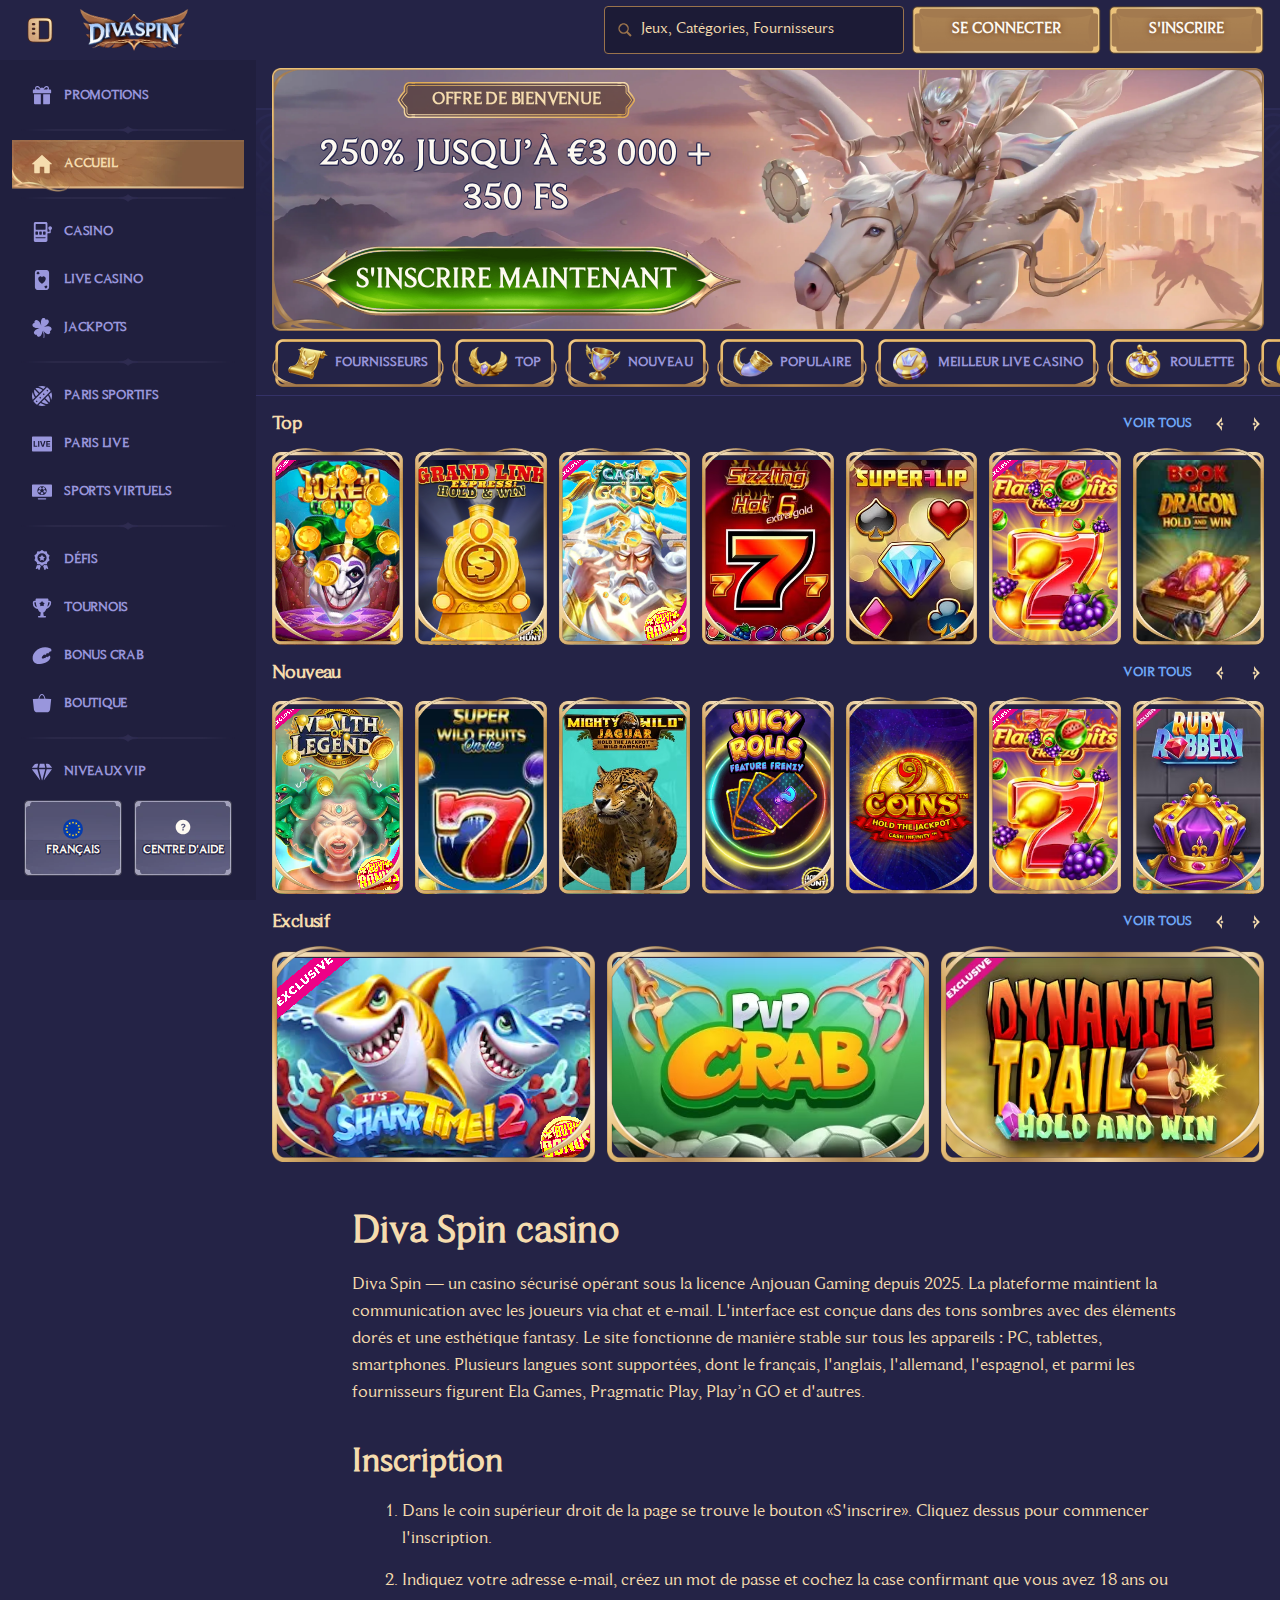
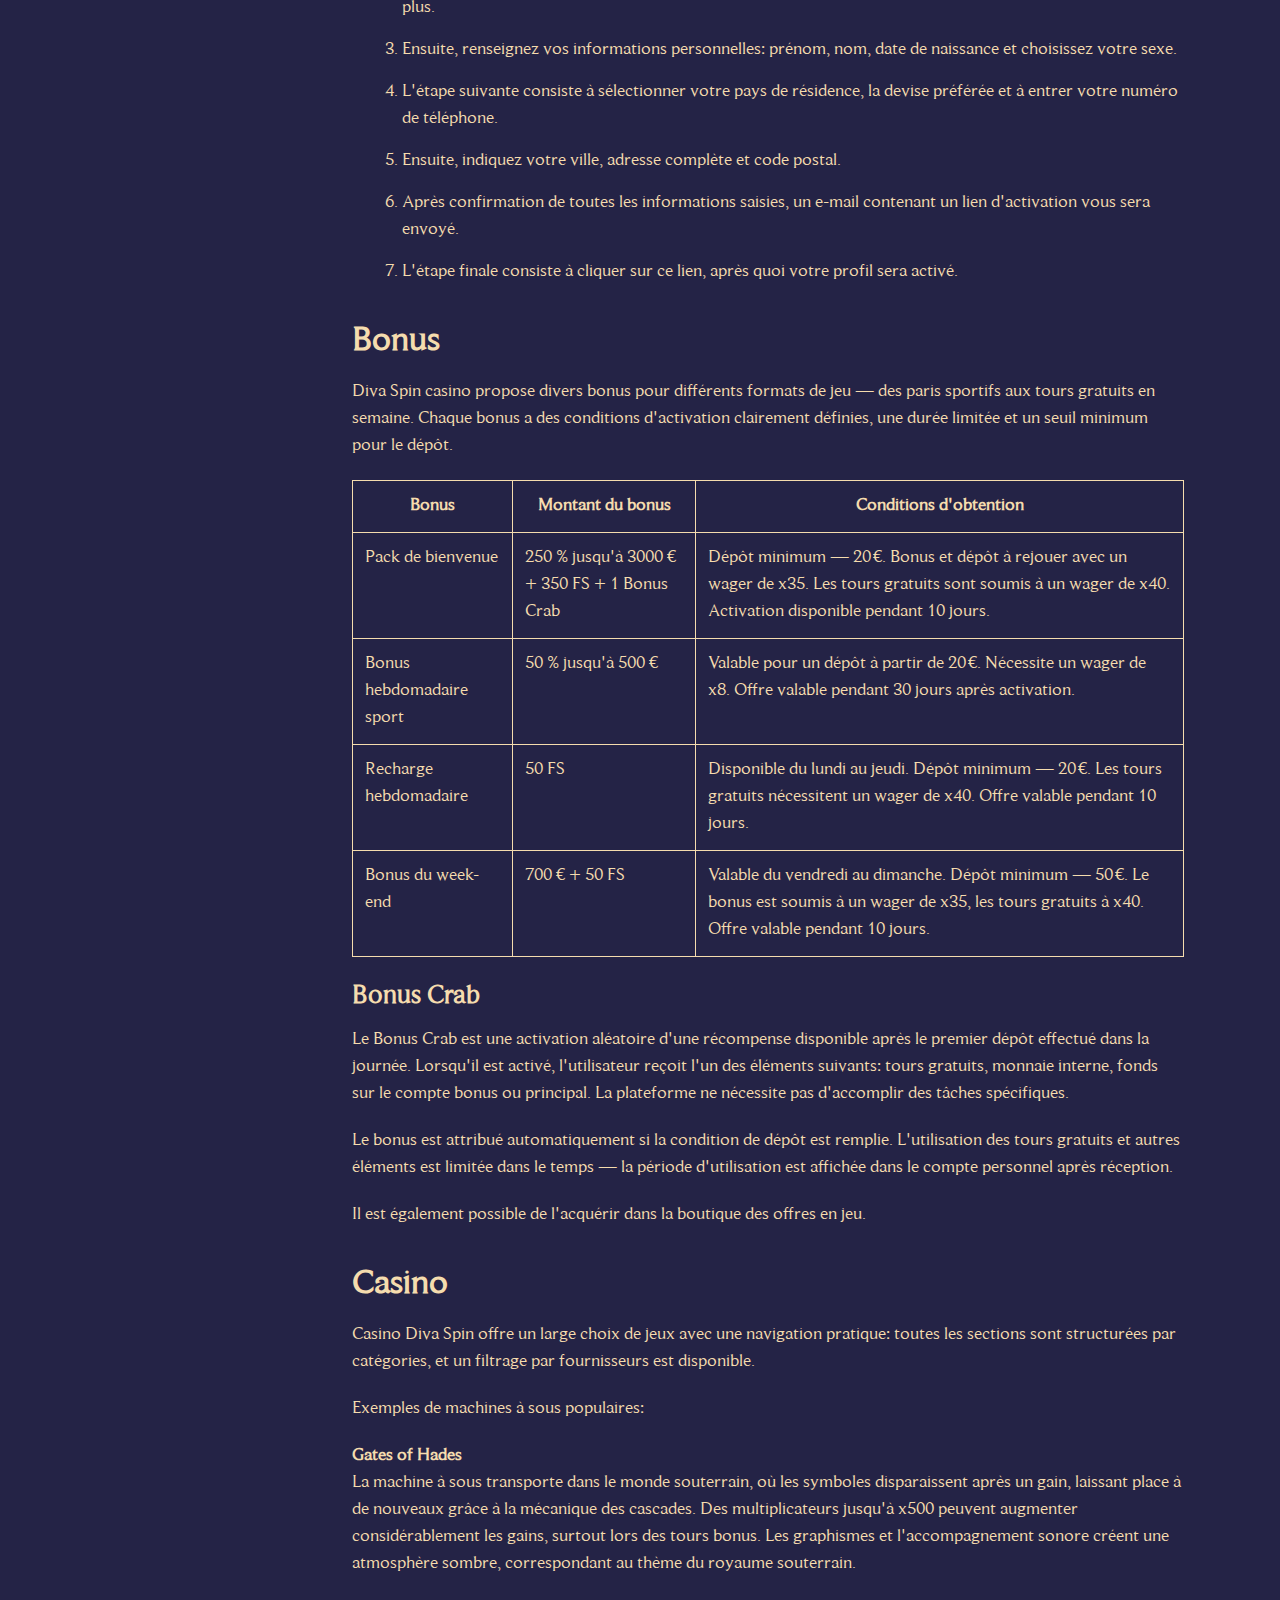
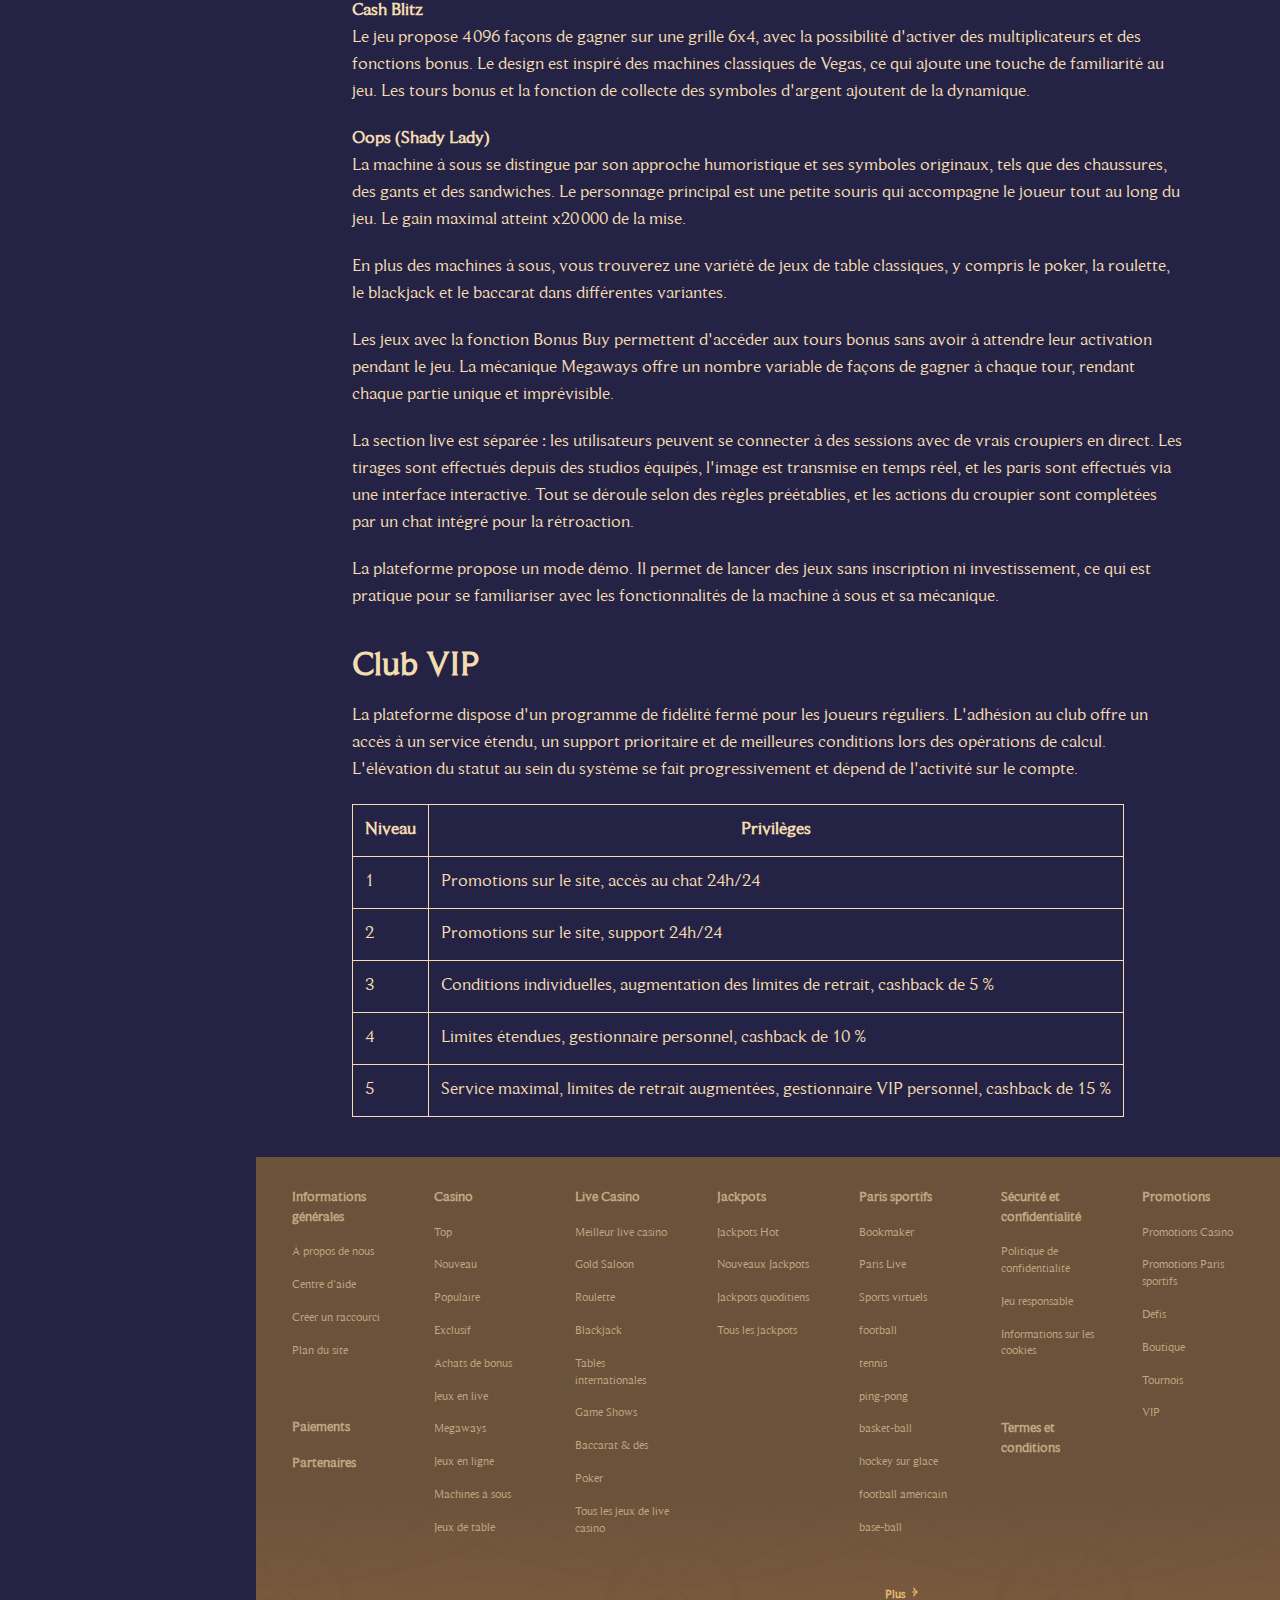
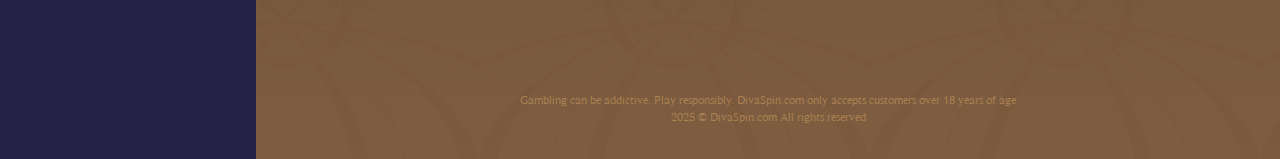
<file: index.html>
<!DOCTYPE html>
<html lang="fr">
<head>
  <meta charset="UTF-8">
  <meta name="robots" content="noindex, nofollow">
  <meta name="viewport" content="width=device-width, initial-scale=1.0">
  <meta name="description" content="DivaSpin casino offre un bonus de bienvenue aux nouveaux joueurs - 250 % jusqu'à 3000 € + 350 FS + 1 Bonus Crab!">
  <title>Diva Spin casino - jouer en ligne en France</title>
  <link rel="alternate" href="http://divaspins.fr/" hreflang="fr">
  <link rel="alternate" href="http://divaspins.fr/fr-fr/" hreflang="fr-FR">
  <link rel="canonical" href="http://divaspins.fr/fr-fr/">
  <link rel="icon" type="image/png" href="favicon.ico">
  <link rel="stylesheet" href="assets/css/styles.css">
</head>
<body>
  <header>
    <div class="container">
      <div class="header">
        <a class="header__left" href="go" rel="nofollow">
          <div class="burger">
            <img src="assets/images/burger-mobile-hovered@2x.webp" alt="logo" loading="lazy">
          </div>
          <div class="header__icon">
            <img src="assets/images/sidebar-opened-hovered@2x.webp" alt="logo" loading="lazy">
          </div>
          <div class="header__logo">
            <picture>
              <!-- <source srcset="assets/images/logo-mobile.svg" media="(max-width: 1279px)"> -->
              <img src="assets/images/logo.webp" alt="logo" loading="lazy">
            </picture>
          </div>
        </a>
        <div class="header__right">
          <a class="header__search" href="go" rel="nofollow">
           <stb-icon-sprite _ngcontent-ng-c2543495858="" aria-hidden="true" src="search" width="16" height="16" _nghost-ng-c2813361619=""><svg _ngcontent-ng-c2813361619="" class="icon" width="16" height="16"><!----><use _ngcontent-ng-c2813361619="" xlink:href="./assets/sprite.svg#search"></use></svg><!----><!----><!----><!----><!----><!----></stb-icon-sprite>
            <span>Jeux, Catégories, Fournisseurs</span>
          </a>
          <a class="header__btn" href="go" rel="nofollow"><span>Se connecter</span></a>
          <a class="header__btn" href="go" rel="nofollow"><span>S'inscrire</span></a>
        </div>
      </div>
    </div>
  </header>
  <a class="mobile--menu" href="go" rel="nofollow">
    <span>Casino</span>
    <span>Live Casino</span>
    <span>Paris sportifs</span>
  </a>
  <aside class="sidebar">
    <div class="sidebar__menu">
      <ul class="sidebar__list">
        <li>
          <a href="go" rel="nofollow">
            <span></span>
            <span>Promotions</span>
          </a>
        </li>
      </ul>
      <div class="sidebar__line"></div>
      <ul class="sidebar__list">
        <li>
          <a class="active" href="go" rel="nofollow">
           <span></span>
            <span>Accueil</span>
          </a>
        </li>
      </ul>
      <div class="sidebar__line"></div>
      <ul class="sidebar__list">
        <li>
          <a href="go" rel="nofollow">
            <span></span>
            <span>Casino</span>
          </a>
        </li>
        <li>
          <a href="go" rel="nofollow">
           <span></span>
            <span>Live Casino</span>
          </a>
        </li>
        <li>
          <a href="go" rel="nofollow">
           <span></span>
            <span>Jackpots</span>
          </a>
        </li>
      </ul>
      <div class="sidebar__line"></div>
      <ul class="sidebar__list">
        <li>
          <a href="go" rel="nofollow">
           <span></span>
            <span>Paris Sportifs</span>
          </a>
        </li>
        <li>
          <a href="go" rel="nofollow">
            <span></span>
            <span>Paris Live</span>
          </a>
        </li>
        <li>
          <a href="go" rel="nofollow">
            <span></span>
            <span>Sports virtuels</span>
          </a>
        </li>
      </ul>
      <div class="sidebar__line"></div>
      <ul class="sidebar__list">
        <li>
          <a href="go" rel="nofollow">
           <span></span>
            <span>Défis</span>
          </a>
        </li>   
        <li>
          <a href="go" rel="nofollow">
           <span></span>
            <span>Tournois</span>
          </a>
        </li>
        <li>
          <a href="go" rel="nofollow">
           <span></span>
            <span>Bonus Crab</span>
          </a>
        </li>
        <li>
          <a href="go" rel="nofollow">
           <span></span>
            <span>Boutique</span>
          </a>
        </li>
      </ul>
      <div class="sidebar__line"></div>
      <ul class="sidebar__list">
        <li>
          <a href="go" rel="nofollow">
           <span></span>
            <span>Niveaux VIP</span>
          </a>
        </li>
      </ul>
     
    </div>
    <div class='sidebar__footer'>
      <a href="go" rel="nofollow">
        <img src="assets/images/fr.svg" alt="fr"  loading="lazy"/>
        <span>Français</span>
      </a>
      <a href="go" rel="nofollow">
        <svg-icon-sprite _ngcontent-ng-c1097756962="" src="help-centre" width="16" height="16" aria-hidden="true" _nghost-ng-c2813361619=""><svg _ngcontent-ng-c2813361619="" class="icon" width="16" height="16"><!----><use _ngcontent-ng-c2813361619="" xlink:href="assets/sprite.svg#help-centre"></use></svg><!----><!----><!----><!----><!----><!----></svg-icon-sprite>
        <span>Centre d'aide</span>
      </a>
    </div>
  </aside>
  <div class="wrap">
    <main>
      <div class="main">
        <section class="banner--wrap">
          <div class="container">
            <div class="banner">
              <div class="banner__content">
                <p><span>Offre de bienvenue</span> </p>
                <p>
                   250% jusqu’à €3 000 + 350 FS  
                </p>
                <a href="go" rel="nofollow">
                  <span> S'inscrire maintenant </span>
                </a>
              </div>
              <div class="banner__img">
                <picture>
                  <source srcset="assets/images/banner-mobile.webp" media="(max-width: 767px)">
                  <source srcset="assets/images/banner.webp" media="(min-width: 768px)">
                  <img src="assets/images/banner-mobile.webp" alt="banner" fetchpriority="high">
                </picture>
              </div>
            </div>
          </div>
        </section>
        <section class="top--menu">
          <nav class="top__menu">
            <div class="top__menu__row">
              <ul>
                <li>
                  <a href="go" rel="nofollow">
                    <span><img src="assets/images/t1.webp" alt="banner1920" loading="lazy"></span>
                    <span>Fournisseurs</span>
                  </a>
                </li>
                <li>
                  <a href="go" rel="nofollow">
                    <span><img src="assets/images/t2.png" alt="banner1920" loading="lazy"></span>                          
                    <span>Top</span>
                  </a>
                </li>
                <li>
                  <a href="go" rel="nofollow">
                    <span><img src="assets/images/t3.png" alt="banner1920" loading="lazy"></span>                     
                    <span>Nouveau</span>
                  </a>
                </li>
                <li>
                  <a href="go" rel="nofollow">
                    <span><img src="assets/images/t4.png" alt="banner1920" loading="lazy"></span>                                     
                    <span>Populaire</span>
                  </a>
                </li>
                <li>
                  <a href="go" rel="nofollow">
                    <span><img src="assets/images/t5.png" alt="banner1920" loading="lazy"></span>              
                    <span>Meilleur live casino</span>
                  </a>
                </li>
                <li>
                  <a href="go" rel="nofollow">
                    <span><img src="assets/images/t6.png" alt="banner1920" loading="lazy"></span>                          
                    <span>Roulette</span>
                  </a>
                </li>
                <li>
                  <a href="go" rel="nofollow">
                    <span><img src="assets/images/t7.png" alt="banner1920" loading="lazy"></span>                  
                    <span>Game Shows</span>
                  </a>
                </li>
                <li>
                  <a href="go" rel="nofollow">
                    <span><img src="assets/images/t8.png" alt="banner1920" loading="lazy"></span>                  
                    <span>Blackjack</span>
                  </a>
                </li>
                <li>
                  <a href="go" rel="nofollow">
                    <span><img src="assets/images/t9.png" alt="banner1920" loading="lazy"></span>               
                    <span>Jackpots Hot</span>
                  </a>
                </li>
                <li>
                  <a href="go" rel="nofollow">
                    <span><img src="assets/images/t10.png" alt="banner1920" loading="lazy"></span>               
                    <span>Machines à sous</span>
                  </a>
                </li>
              </ul>
            </div>
          </nav>
        </section>
        <section class="cards--wrap">
          <div class="container">
            <div class="cards">
              <div class="cards__row">
                <div class="cards__top">
                  <div class="cards__title">
                  
                    <span>Top</span>
                  </div>
                  <div class="cards__line"></div>
                  <a class="cards__nav" href="go" rel="nofollow">
                    <p>Voir tous</p>
                    <div class="cards__arrows">
                      <span><stb-icon-sprite _ngcontent-ng-c533657663="" aria-hidden="true" src="arrow-left" width="16" height="16" _nghost-ng-c2813361619=""><svg _ngcontent-ng-c2813361619="" class="icon" width="16" height="16"><!----><use _ngcontent-ng-c2813361619="" xlink:href="./assets/sprite.svg#arrow-left"></use></svg><!----><!----><!----><!----><!----><!----></stb-icon-sprite></span>
                      <span><stb-icon-sprite _ngcontent-ng-c533657663="" aria-hidden="true" src="arrow-right" width="16" height="16" _nghost-ng-c2813361619=""><svg _ngcontent-ng-c2813361619="" class="icon" width="16" height="16"><!----><use _ngcontent-ng-c2813361619="" xlink:href="./assets/sprite.svg#arrow-right"></use></svg><!----><!----><!----><!----><!----><!----></stb-icon-sprite></span>
                    </div>
                  </a>
                </div>
                <div class="cards__list">
                  <a class="cards__item" href="go" rel="nofollow">
                    <div class="cards__item__body">
                      <img src="assets/images/1.svg" alt="img1" loading="lazy">
                      <span>1</span>
                    </div>
                    <div class="cards__item__title">
                      <span>Joker Cashpot</span>
                    </div>
                  </a>
                  <a class="cards__item" href="go" rel="nofollow">
                    <div class="cards__item__body">
                      <img src="assets/images/2.svg" alt="img2" loading="lazy">
                      <span>2</span>
                    </div>
                    <div class="cards__item__title">
                      <span>Grand Link Express: Hold & Win</span>
                    </div>
                  </a>
                  <a class="cards__item" href="go" rel="nofollow">
                    <div class="cards__item__body">
                      <img src="assets/images/3.svg" alt="img3" loading="lazy">
                      <span>3</span>
                    </div>
                    <div class="cards__item__title">
                      <span>Cash of Gods</span>
                    </div>
                  </a>
                  <a class="cards__item" href="go" rel="nofollow">
                    <div class="cards__item__body">
                      <img src="assets/images/4.avif" alt="img4" loading="lazy">
                      <span>4</span>
                    </div>
                    <div class="cards__item__title">
                      <span>Sizzling Hot 6 Extra Gold</span>
                    </div>
                  </a>
                  <a class="cards__item" href="go" rel="nofollow">
                    <div class="cards__item__body">
                      <img src="assets/images/5.avif" alt="img5" loading="lazy">
                      <span>5</span>
                    </div>
                    <div class="cards__item__title">
                      <span>Super Flip</span>
                    </div>
                  </a>
                  <a class="cards__item" href="go" rel="nofollow">
                    <div class="cards__item__body">
                      <img src="assets/images/6.svg" alt="img6" loading="lazy">
                      <span>6</span>
                    </div>
                    <div class="cards__item__title">
                      <span>Flame Fruits Frenzy</span>
                    </div>
                  </a>
                  <a class="cards__item" href="go" rel="nofollow">
                    <div class="cards__item__body">
                      <img src="assets/images/7.webp" alt="img7" loading="lazy">
                      <span>7</span>
                    </div>
                    <div class="cards__item__title">
                      <span>Book Of Dragon Hold and Win</span>
                    </div>
                  </a>
                  <a class="cards__item" href="go" rel="nofollow">
                    <div class="cards__item__body">
                      <img src="assets/images/8.svg" alt="img8" loading="lazy">
                      <span>8</span>
                    </div>
                    <div class="cards__item__title">
                      <span>Cash on Wheels Hold & Win</span>
                    </div>
                  </a>
                </div>
              </div>
              <div class="cards__row">
                <div class="cards__top">
                  <div class="cards__title">
                   
                    <span>Nouveau</span>
                  </div>
                  <div class="cards__line"></div>
                  <a class="cards__nav" href="go" rel="nofollow">
                    <p>Voir tous</p>
                    <div class="cards__arrows">
                      <span><stb-icon-sprite _ngcontent-ng-c533657663="" aria-hidden="true" src="arrow-left" width="16" height="16" _nghost-ng-c2813361619=""><svg _ngcontent-ng-c2813361619="" class="icon" width="16" height="16"><!----><use _ngcontent-ng-c2813361619="" xlink:href="./assets/sprite.svg#arrow-left"></use></svg><!----><!----><!----><!----><!----><!----></stb-icon-sprite></span>
                      <span><stb-icon-sprite _ngcontent-ng-c533657663="" aria-hidden="true" src="arrow-right" width="16" height="16" _nghost-ng-c2813361619=""><svg _ngcontent-ng-c2813361619="" class="icon" width="16" height="16"><!----><use _ngcontent-ng-c2813361619="" xlink:href="./assets/sprite.svg#arrow-right"></use></svg><!----><!----><!----><!----><!----><!----></stb-icon-sprite></span>
                    </div>
                  </a>
                </div>
                <div class="cards__list">
                  <a class="cards__item" href="go" rel="nofollow">
                    <div class="cards__item__body">
                      <img src="assets/images/9.svg" alt="img9" loading="lazy">
                     
                    </div>
                    <div class="cards__item__title">
                      <span>Wealth of Legends</span>
                    </div>
                  </a>
                  <a class="cards__item" href="go" rel="nofollow">
                    <div class="cards__item__body">
                      <img src="assets/images/10.webp" alt="img10" loading="lazy">
                    
                    </div>
                    <div class="cards__item__title">
                      <span>Super Wild Fruits - On Ice</span>
                    </div>
                  </a>
                  <a class="cards__item" href="go" rel="nofollow">
                    <div class="cards__item__body">
                      <img src="assets/images/11.avif" alt="img11" loading="lazy">
                     
                    </div>
                    <div class="cards__item__title">
                      <span>Mighty Wild: Jaguar</span>
                    </div>
                  </a>
                  <a class="cards__item" href="go" rel="nofollow">
                    <div class="cards__item__body">
                      <img src="assets/images/12.svg" alt="img12" loading="lazy">
                     
                    </div>
                    <div class="cards__item__title">
                      <span>Juicy Rolls: Feature Frenzy</span>
                    </div>
                  </a>
                  <a class="cards__item" href="go" rel="nofollow">
                    <div class="cards__item__body">
                      <img src="assets/images/13.svg" alt="img13" loading="lazy">
                    
                    </div>
                    <div class="cards__item__title">
                      <span>9 Coins</span>
                    </div>
                  </a>
                  <a class="cards__item" href="go" rel="nofollow">
                    <div class="cards__item__body">
                      <img src="assets/images/6.svg" alt="img14" loading="lazy">
                     
                    </div>
                    <div class="cards__item__title">
                      <span>Flame Fruits Frenzy</span>
                    </div>
                  </a>
                  <a class="cards__item" href="go" rel="nofollow">
                    <div class="cards__item__body">
                      <img src="assets/images/15.avif" alt="img15" loading="lazy">
                    
                    </div>
                    <div class="cards__item__title">
                      <span>Ruby Robbery</span>
                    </div>
                  </a>
                  <a class="cards__item" href="go" rel="nofollow">
                    <div class="cards__item__body">
                      <img src="assets/images/16.webp" alt="img16" loading="lazy">
                    
                    </div>
                    <div class="cards__item__title">
                      <span>Trickstar Spins</span>
                    </div>
                  </a>
                </div>
              </div>
              <div class="cards__row">
                <div class="cards__top">
                  <div class="cards__title">
                  
                    <span>Exclusif</span>
                  </div>
                  <div class="cards__line"></div>
                  <a class="cards__nav" href="go" rel="nofollow">
                    <p>Voir tous</p>
                    <div class="cards__arrows">
                      <span><stb-icon-sprite _ngcontent-ng-c533657663="" aria-hidden="true" src="arrow-left" width="16" height="16" _nghost-ng-c2813361619=""><svg _ngcontent-ng-c2813361619="" class="icon" width="16" height="16"><!----><use _ngcontent-ng-c2813361619="" xlink:href="./assets/sprite.svg#arrow-left"></use></svg><!----><!----><!----><!----><!----><!----></stb-icon-sprite></span>
                      <span><stb-icon-sprite _ngcontent-ng-c533657663="" aria-hidden="true" src="arrow-right" width="16" height="16" _nghost-ng-c2813361619=""><svg _ngcontent-ng-c2813361619="" class="icon" width="16" height="16"><!----><use _ngcontent-ng-c2813361619="" xlink:href="./assets/sprite.svg#arrow-right"></use></svg><!----><!----><!----><!----><!----><!----></stb-icon-sprite></span>
                    </div>
                  </a>
                </div>
                <div class="cards__list">
                  <a class="cards__item" href="go" rel="nofollow">
                    <div class="cards__item__body">
                      <img src="assets/images/111.svg" alt="img9" loading="lazy">
                    </div>
                    <div class="cards__item__title">
                      <span>Wealth of Legends</span>
                    </div>
                  </a>
                  <a class="cards__item" href="go" rel="nofollow">
                    <div class="cards__item__body">
                      <img src="assets/images/222.avif" alt="img10" loading="lazy">
                    </div>
                    <div class="cards__item__title">
                      <span>Horus Treasure</span>
                    </div>
                  </a>
                  <a class="cards__item" href="go" rel="nofollow">
                    <div class="cards__item__body">
                      <img src="assets/images/333.avif" alt="img11" loading="lazy">
                    </div>
                    <div class="cards__item__title">
                      <span>Savage Fruits Strike</span>
                    </div>
                  </a>
                </div>
              </div>
            </div>
          </div> 
        </section>
        <section class="content--wrap">
          <div class="container">
            <div class="content">
              <div class="content__item">
                <h1>Diva Spin casino</h1>
                <p>Diva Spin — un casino sécurisé opérant sous la licence Anjouan Gaming depuis 2025. La plateforme maintient la communication avec les joueurs via chat et e-mail. L'interface est conçue dans des tons sombres avec des éléments dorés et une esthétique fantasy. Le site fonctionne de manière stable sur tous les appareils : PC, tablettes, smartphones. Plusieurs langues sont supportées, dont le français, l'anglais, l'allemand, l'espagnol, et parmi les fournisseurs figurent Ela Games, Pragmatic Play, Play’n GO et d'autres.
</p>
              </div>
             <div class="content__item">
              <h2>Inscription</h2>
              <ol>
                <li>Dans le coin supérieur droit de la page se trouve le bouton «S'inscrire». Cliquez dessus pour commencer l'inscription.
</li>
                <li>Indiquez votre adresse e-mail, créez un mot de passe et cochez la case confirmant que vous avez 18 ans ou plus.
</li>
                <li>Ensuite, renseignez vos informations personnelles: prénom, nom, date de naissance et choisissez votre sexe.
</li>
                <li>L'étape suivante consiste à sélectionner votre pays de résidence, la devise préférée et à entrer votre numéro de téléphone.
</li>
                <li>Ensuite, indiquez votre ville, adresse complète et code postal.
</li>
                <li>Après confirmation de toutes les informations saisies, un e-mail contenant un lien d'activation vous sera envoyé.
</li>
                <li>L'étape finale consiste à cliquer sur ce lien, après quoi votre profil sera activé.
</li>
              </ol>
             </div>
             <div class="content__item">
              <h2>Bonus</h2>
              <p>Diva Spin casino propose divers bonus pour différents formats de jeu — des paris sportifs aux tours gratuits en semaine. Chaque bonus a des conditions d'activation clairement définies, une durée limitée et un seuil minimum pour le dépôt.
</p>
               <div class="content__table">
<table>
  <tr>
    <td>Bonus</td>
    <td>Montant du bonus</td>
    <td>Conditions d'obtention</td>
  </tr>
  <tr>
    <td>Pack de bienvenue</td>
    <td>250 % jusqu'à 3000 € + 350 FS + 1 Bonus Crab</td>
    <td>Dépôt minimum — 20 €. Bonus et dépôt à rejouer avec un wager de x35. Les tours gratuits sont soumis à un wager de x40. Activation disponible pendant 10 jours.</td>
  </tr>
  <tr>
    <td>Bonus hebdomadaire sport</td>
    <td>50 % jusqu'à 500 €</td>
    <td>Valable pour un dépôt à partir de 20 €. Nécessite un wager de x8. Offre valable pendant 30 jours après activation.</td>
  </tr>
  <tr>
    <td>Recharge hebdomadaire</td>
    <td>50 FS</td>
    <td>Disponible du lundi au jeudi. Dépôt minimum — 20 €. Les tours gratuits nécessitent un wager de x40. Offre valable pendant 10 jours.</td>
  </tr>
  <tr>
    <td>Bonus du week-end</td>
    <td>700 € + 50 FS</td>
    <td>Valable du vendredi au dimanche. Dépôt minimum — 50 €. Le bonus est soumis à un wager de x35, les tours gratuits à x40. Offre valable pendant 10 jours.</td>
  </tr>
</table>
               </div>
               <h3>Bonus Crab</h3>
               <p>Le Bonus Crab est une activation aléatoire d'une récompense disponible après le premier dépôt effectué dans la journée. Lorsqu'il est activé, l'utilisateur reçoit l'un des éléments suivants: tours gratuits, monnaie interne, fonds sur le compte bonus ou principal. La plateforme ne nécessite pas d'accomplir des tâches spécifiques.
</p>
               <p>Le bonus est attribué automatiquement si la condition de dépôt est remplie. L'utilisation des tours gratuits et autres éléments est limitée dans le temps — la période d'utilisation est affichée dans le compte personnel après réception. 
</p>
               <p>Il est également possible de l'acquérir dans la boutique des offres en jeu.</p>
             </div>
             <div class="content__item">
              <h2>Casino</h2>
              <p>Casino Diva Spin offre un large choix de jeux avec une navigation pratique: toutes les sections sont structurées par catégories, et un filtrage par fournisseurs est disponible.
</p>
               <p>Exemples de machines à sous populaires:
</p>
               <p><strong>Gates of Hades</strong><br>La machine à sous transporte dans le monde souterrain, où les symboles disparaissent après un gain, laissant place à de nouveaux grâce à la mécanique des cascades. Des multiplicateurs jusqu'à x500 peuvent augmenter considérablement les gains, surtout lors des tours bonus. Les graphismes et l'accompagnement sonore créent une atmosphère sombre, correspondant au thème du royaume souterrain.
</p>
               <p><strong>Cash Blitz</strong><br>Le jeu propose 4 096 façons de gagner sur une grille 6x4, avec la possibilité d'activer des multiplicateurs et des fonctions bonus. Le design est inspiré des machines classiques de Vegas, ce qui ajoute une touche de familiarité au jeu. Les tours bonus et la fonction de collecte des symboles d'argent ajoutent de la dynamique.
</p>
               <p><strong>Oops (Shady Lady)</strong><br>La machine à sous se distingue par son approche humoristique et ses symboles originaux, tels que des chaussures, des gants et des sandwiches. Le personnage principal est une petite souris qui accompagne le joueur tout au long du jeu. Le gain maximal atteint x20 000 de la mise.
</p>
                <p>En plus des machines à sous, vous trouverez une variété de jeux de table classiques, y compris le poker, la roulette, le blackjack et le baccarat dans différentes variantes.
</p>
               <p>Les jeux avec la fonction Bonus Buy permettent d'accéder aux tours bonus sans avoir à attendre leur activation pendant le jeu. La mécanique Megaways offre un nombre variable de façons de gagner à chaque tour, rendant chaque partie unique et imprévisible.
</p>
               <p>La section live est séparée : les utilisateurs peuvent se connecter à des sessions avec de vrais croupiers en direct. Les tirages sont effectués depuis des studios équipés, l'image est transmise en temps réel, et les paris sont effectués via une interface interactive. Tout se déroule selon des règles préétablies, et les actions du croupier sont complétées par un chat intégré pour la rétroaction.
</p>
                <p>La plateforme propose un mode démo. Il permet de lancer des jeux sans inscription ni investissement, ce qui est pratique pour se familiariser avec les fonctionnalités de la machine à sous et sa mécanique.
</p>
             </div>
              <div class="content__item">
                <h2>Club VIP</h2>
                <p>La plateforme dispose d'un programme de fidélité fermé pour les joueurs réguliers. L'adhésion au club offre un accès à un service étendu, un support prioritaire et de meilleures conditions lors des opérations de calcul. L'élévation du statut au sein du système se fait progressivement et dépend de l'activité sur le compte.
</p>
                <div class="content__table">
<table>
  <tr>
    <td>Niveau</td>
    <td>Privilèges</td>
  </tr>
  <tr>
    <td>1</td>
    <td>Promotions sur le site, accès au chat 24h/24</td>
  </tr>
  <tr>
    <td>2</td>
    <td>Promotions sur le site, support 24h/24</td>
  </tr>
  <tr>
    <td>3</td>
    <td>Conditions individuelles, augmentation des limites de retrait, cashback de 5 %</td>
  </tr>
  <tr>
    <td>4</td>
    <td>Limites étendues, gestionnaire personnel, cashback de 10 %</td>
  </tr>
  <tr>
    <td>5</td>
    <td>Service maximal, limites de retrait augmentées, gestionnaire VIP personnel, cashback de 15 %</td>
  </tr>
</table>
               </div>
              </div>
            </div>
          </div>
        </section>
      </div>
    </main>
    <footer>
      <div class="container">
        <div class="footer">
          <!-- <div class="footer__top">
            <a href="go" rel="nofollow">
              <img src="assets/images/fr.svg" alt="fr2" loading="lazy"/>
              <span>Français</span>
            </a>
            <a href="go" rel="nofollow">
              <svg-icon-sprite _ngcontent-ng-c100892590="" src="live-chat" width="20" height="20" aria-hidden="true" _nghost-ng-c2813361619=""><svg _ngcontent-ng-c2813361619="" class="icon" width="20" height="20"><use _ngcontent-ng-c2813361619="" xlink:href="./assets/sprite.svg#live-chat"></use></svg></svg-icon-sprite>
              <span>Live Chat</span>
            </a>
          </div> -->
          <div class="footer__menu">
            <div class="footer__column">
              <div class="footer__menu__item">
                <p class="footer__menu__title">Informations générales</p>
                <ul>
                  <li>À propos de nous</li>
                  <li>Centre d'aide</li>
                  <li>Créer un raccourci</li>
                  <li>Plan du site</li>
                </ul>
              </div>
              <div class="footer__menu__item">
                <p class="footer__menu__title">Paiements</p>
                <p class="footer__menu__title">Partenaires</p>
              </div>
            </div>
            <div class="footer__column">
              <div class="footer__menu__item">
                <p class="footer__menu__title">Casino</p>
                <ul>
                  <li>Top</li>
                  <li>Nouveau</li>
                  <li>Populaire</li>
                  <li>Exclusif</li>
                  <li>Achats de bonus</li>
                  <li>Jeux en live</li>
                  <li>Megaways</li>
                  <li>Jeux en ligne</li>
                  <li>Machines à sous</li>
                  <li>Jeux de table</li>
                </ul>
              </div>
            </div>
            <div class="footer__column">
              <div class="footer__menu__item">
                <p class="footer__menu__title">Live Casino</p>
                <ul>
                  <li>Meilleur live casino</li>
                  <li>Gold Saloon</li>
                  <li>Roulette</li>
                  <li>Blackjack</li>
                  <li>Tables internationales</li>
                  <li>Game Shows</li>
                  <li>Baccarat & dés</li>
                  <li>Poker</li>
                  <li>Tous les jeux de live casino</li>
                </ul>
              </div>
            </div>
            <div class="footer__column">
              <div class="footer__menu__item">
                <p class="footer__menu__title">Jackpots</p>
                <ul>
                  <li>Jackpots Hot</li>
                  <li>Nouveaux Jackpots</li>
                  <li>Jackpots quoditiens</li>
                  <li>Tous les jackpots</li>
                </ul>
              </div>
            </div>
            <div class="footer__column">
              <div class="footer__menu__item">
                <p class="footer__menu__title">Paris sportifs</p>
                <ul>
                  <li>Bookmaker</li>
                  <li>Paris Live</li>
                  <li>Sports virtuels</li>
                  <li>football</li>
                  <li>tennis</li>
                  <li>ping-pong</li>
                  <li>basket-ball</li>
                  <li>hockey sur glace</li>
                  <li>football américain</li>
                  <li>base-ball</li>
                </ul>
              </div>
            </div>
            <div class="footer__column">
              <div class="footer__menu__item">
                <p class="footer__menu__title">Sécurité et confidentialité</p>
                <ul>
                  <li>Politique de confidentialité</li>
                  <li>Jeu responsable</li>
                  <li>Informations sur les cookies</li>
                </ul>
              </div>
              <div class="footer__menu__item">
                <p class="footer__menu__title">Termes et conditions</p>
              </div>
            </div>
            <div class="footer__column">
              <div class="footer__menu__item">
                <p class="footer__menu__title">Promotions</p>
                <ul>
                  <li>Promotions Casino</li>
                  <li>Promotions Paris sportifs</li>
                  <li>Défis</li>
                  <li>Boutique</li>
                  <li>Tournois</li>
                  <li>VIP</li>
                </ul>
              </div>
            </div>
          </div>
          <div class="footer__pay">
            <a href="go" rel="nofollow">
              <img src="assets/images/visa.svg" alt="visa" loading="lazy">
            </a>
            <a href="go" rel="nofollow">
              <img src="assets/images/mastercard.svg" alt="mastercard" loading="lazy">
            </a>
            <a href="go" rel="nofollow">
              <img src="assets/images/interac.svg" alt="interac" loading="lazy">
            </a>
            <a href="go" rel="nofollow">
              <span>Plus</span>
              <svg-icon-sprite _ngcontent-ng-c1286932408="" aria-hidden="true" src="arrow-right" width="12" height="12" _nghost-ng-c2813361619=""><svg _ngcontent-ng-c2813361619="" class="icon" width="12" height="12"><!----><use _ngcontent-ng-c2813361619="" xlink:href="./assets/sprite.svg#arrow-right"></use></svg><!----><!----><!----><!----><!----><!----></svg-icon-sprite>
            </a>
          </div>
          <div class="footer__media">
            
            <img src="assets/images/18+.svg" alt="18+" loading="lazy">
          </div>
         
          <div class="footer__copyright">
            <p>Gambling can be addictive. Play responsibly. DivaSpin.com only accepts customers over 18 years of age</p>
            <p>2025 © DivaSpin.com All rights reserved</p>
          </div>
        </div>
      </div>
    </footer>
  </div>
  <script src="assets/js/script.js" defer></script>
</body>
</html>
</file>
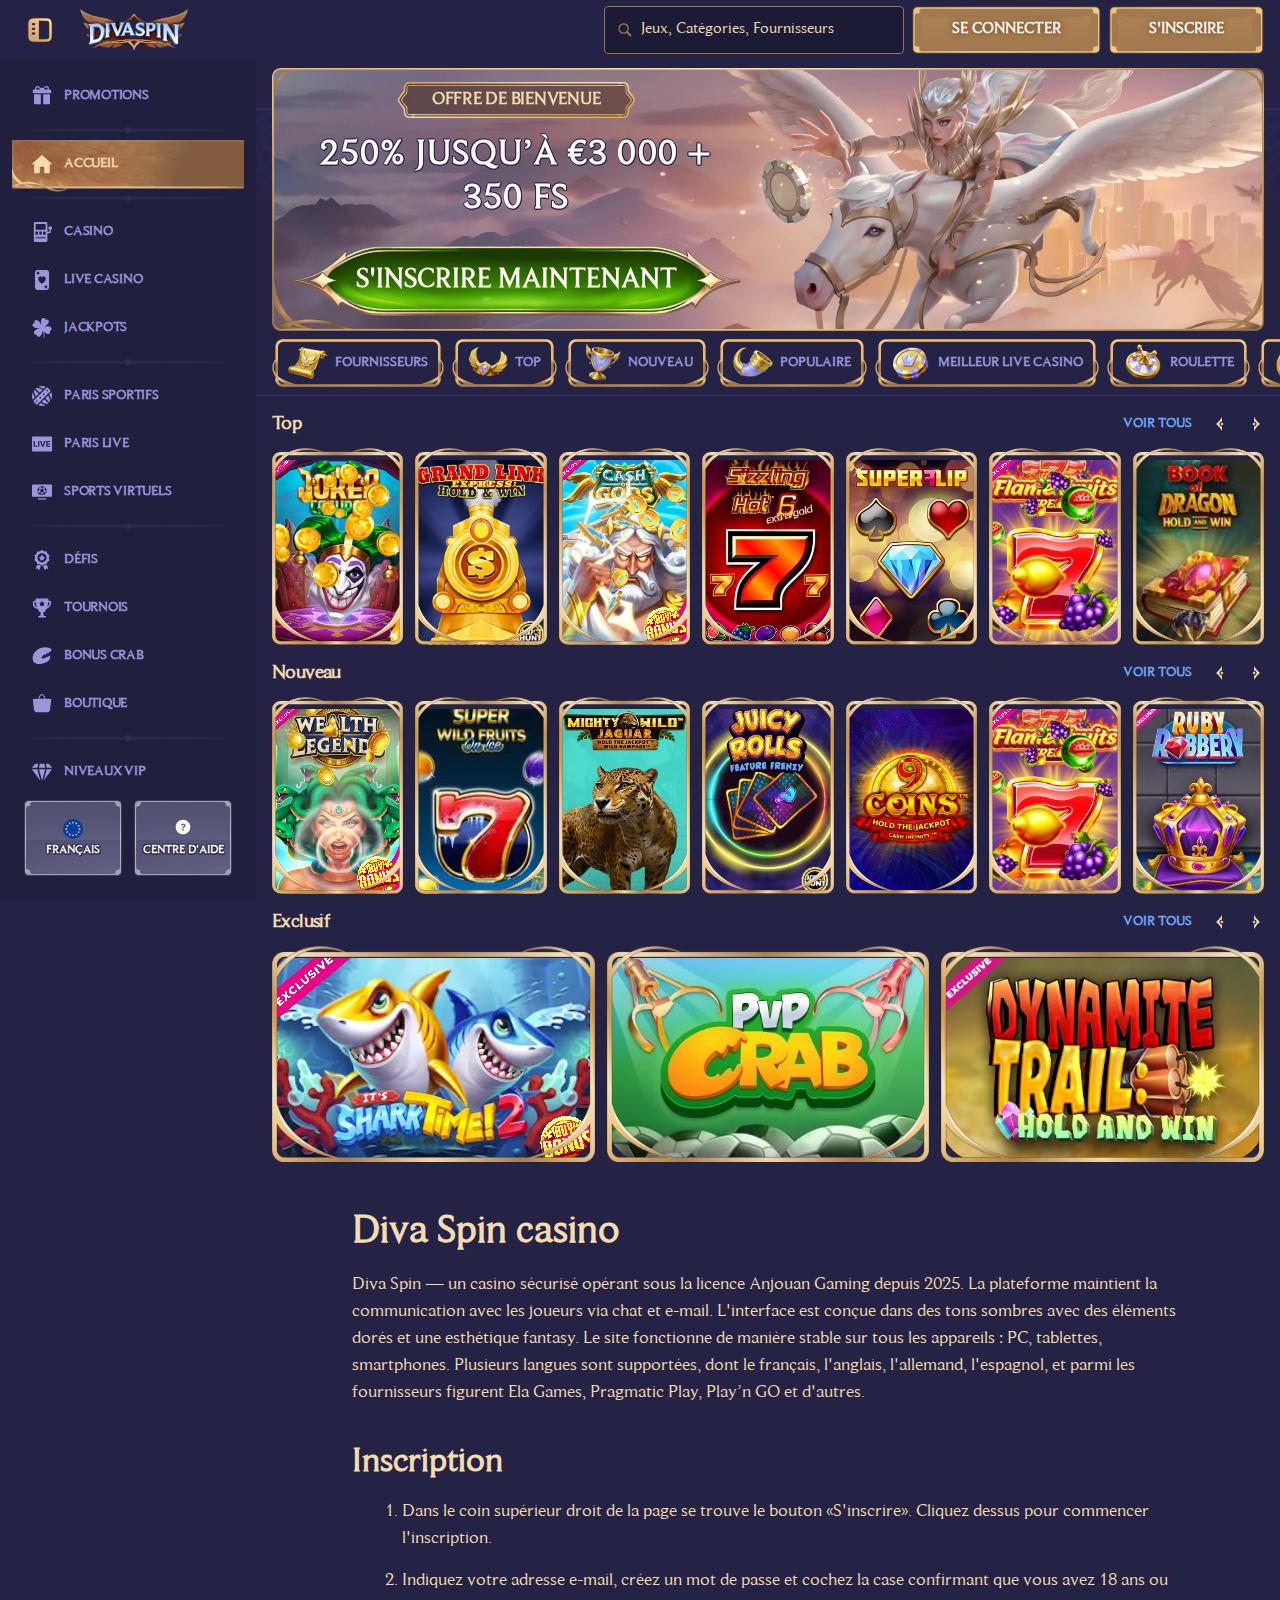
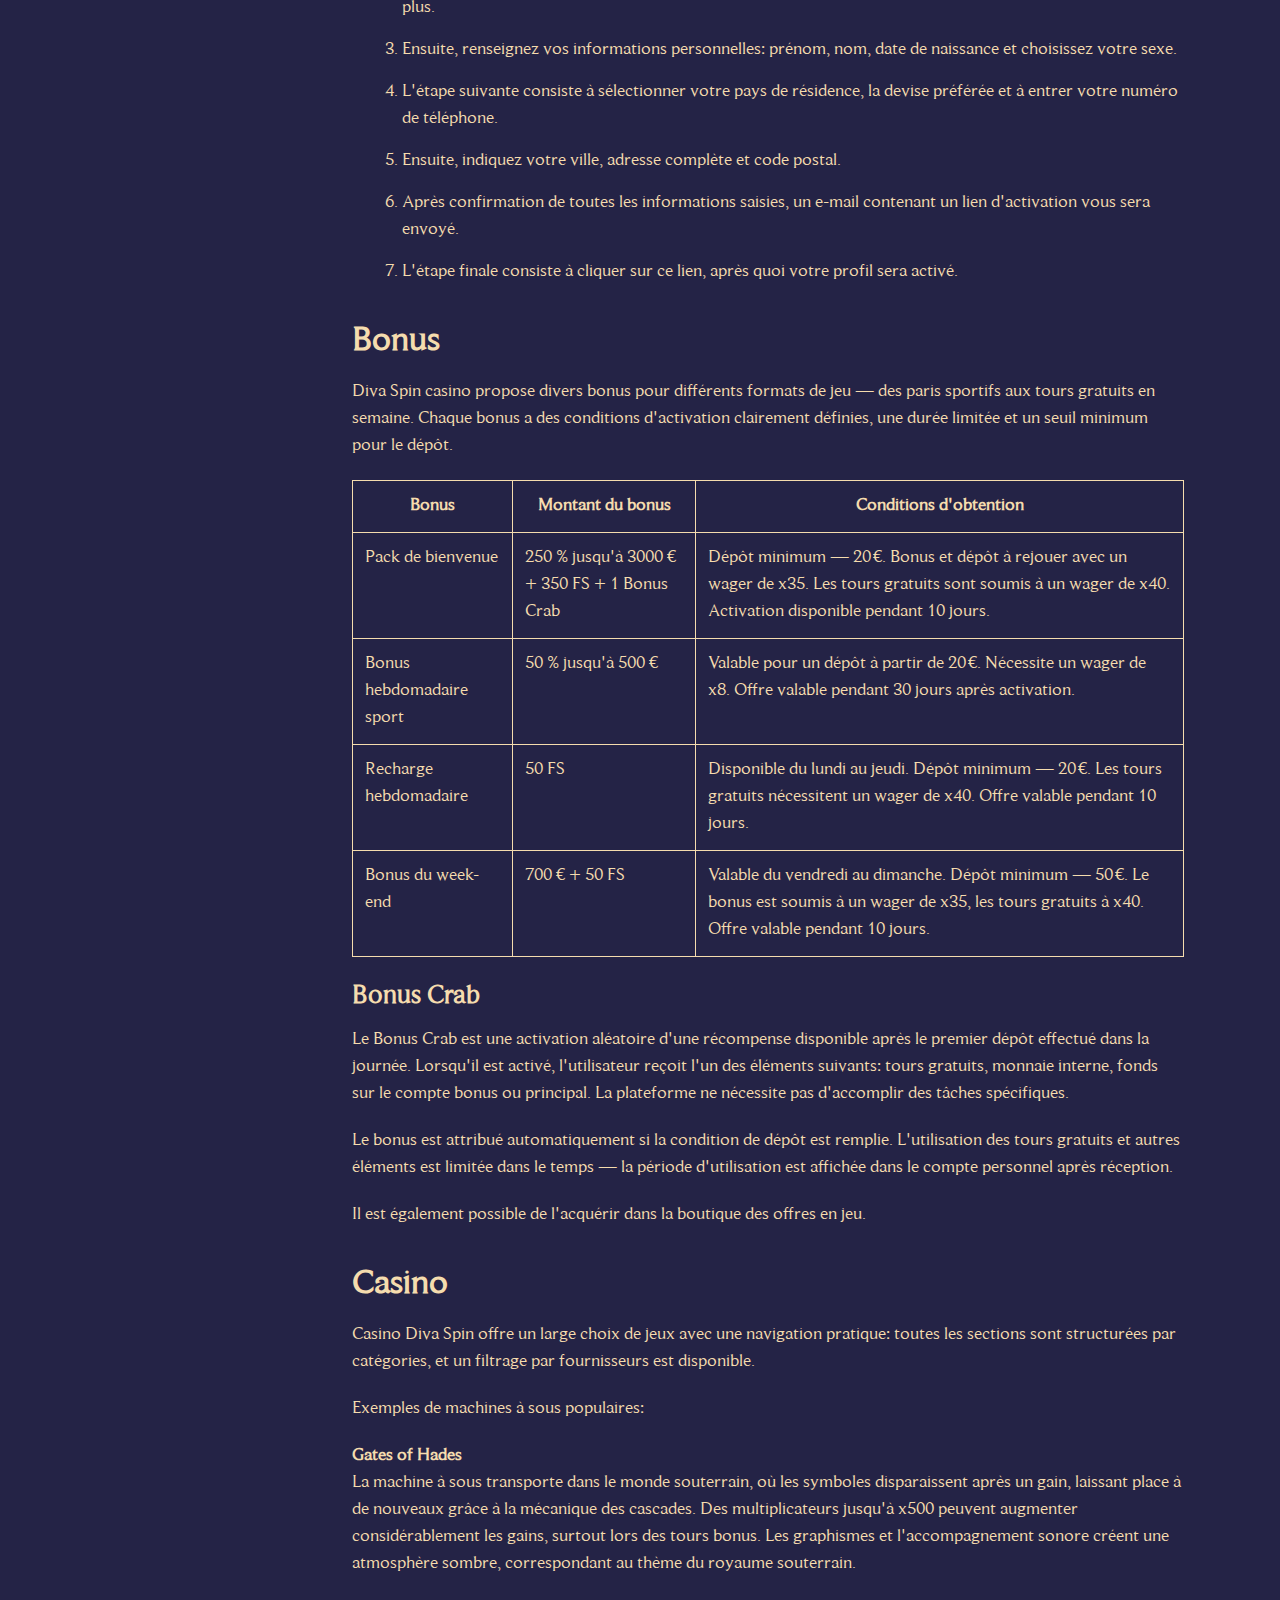
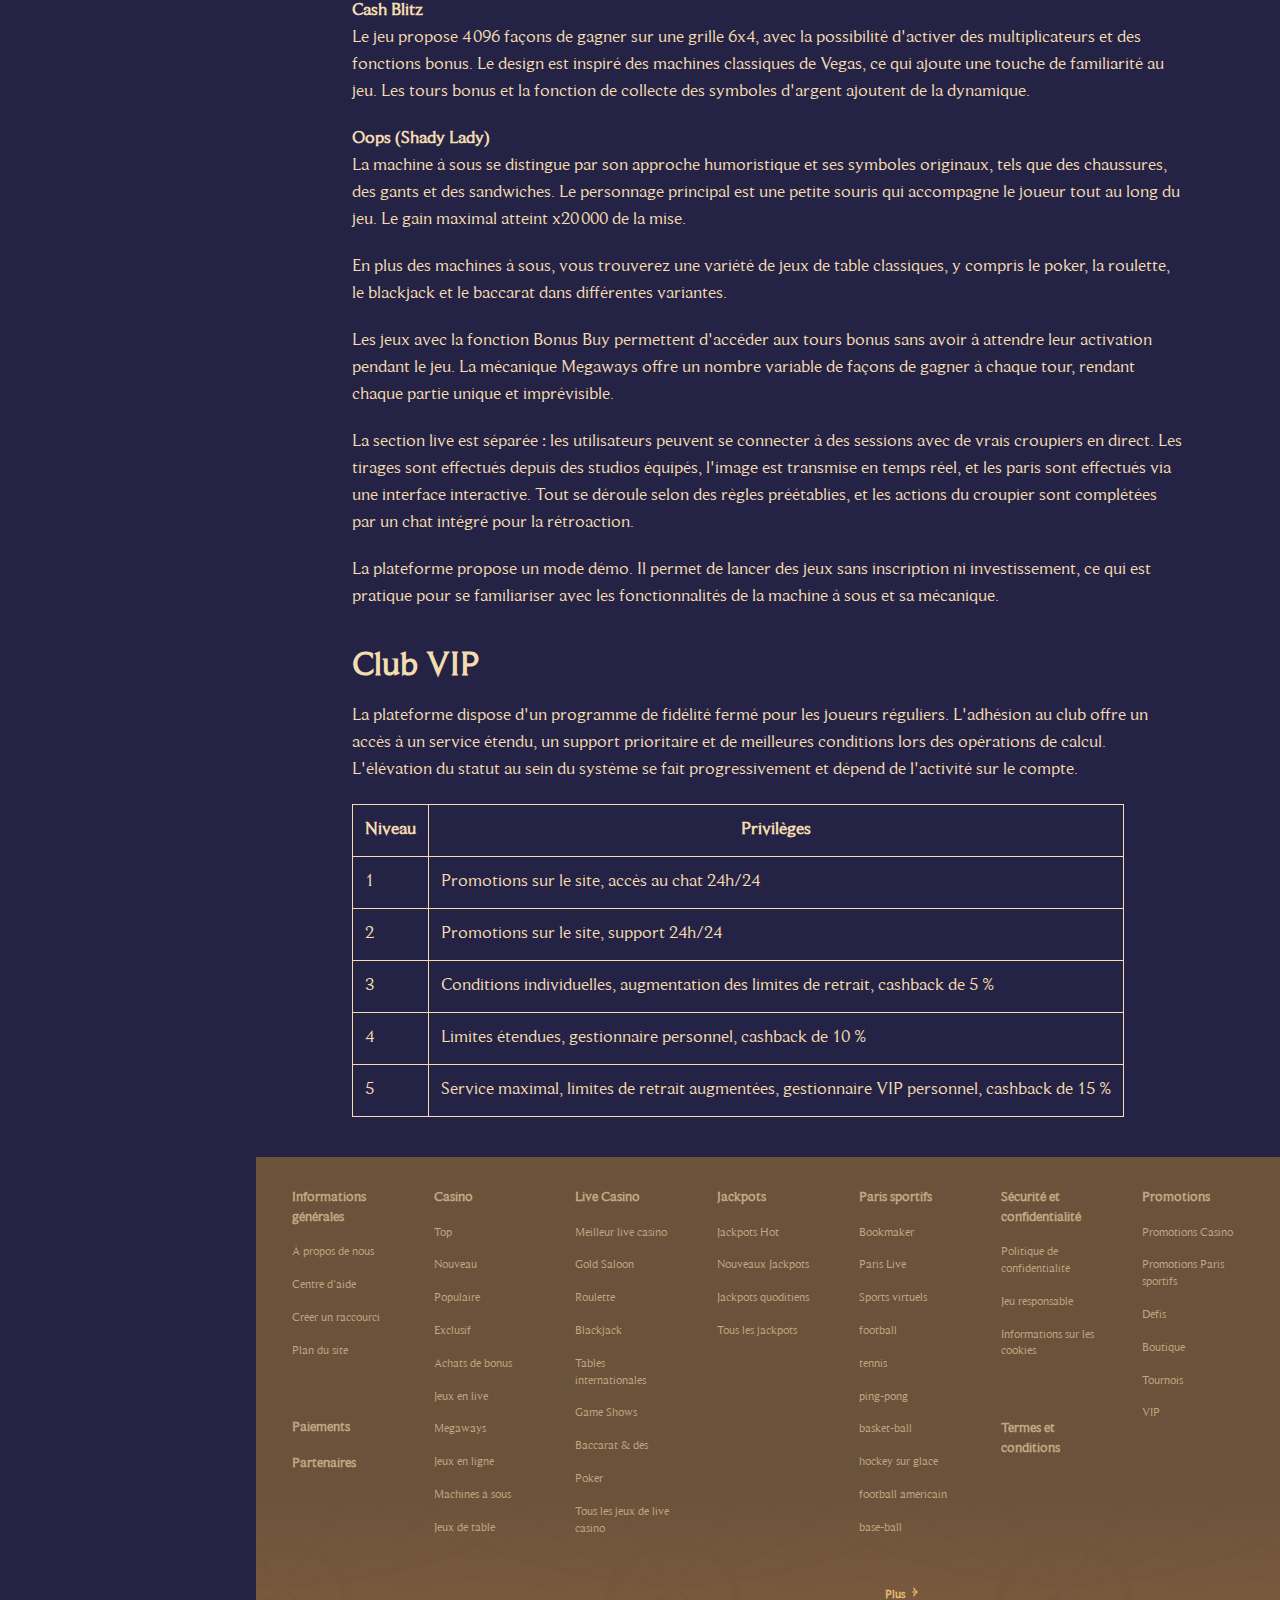
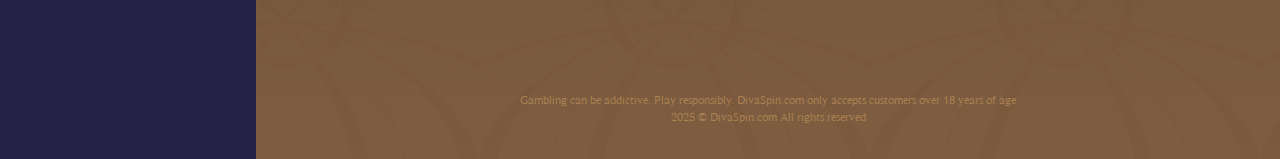
<file: fr-fr/index.html>
<!DOCTYPE html>
<html lang="fr-FR">
<head>
  <meta charset="UTF-8">
  <meta name="robots" content="noindex, nofollow">
  <meta name="viewport" content="width=device-width, initial-scale=1.0">
  <meta name="description" content="DivaSpin casino offre un bonus de bienvenue aux nouveaux joueurs - 250 % jusqu'à 3000 € + 350 FS + 1 Bonus Crab!">
  <title>Diva Spin casino - jouer en ligne en France</title>
  <link rel="alternate" href="http://divaspins.fr/" hreflang="fr">
  <link rel="alternate" href="http://divaspins.fr/fr-fr/" hreflang="fr-FR">
  <link rel="canonical" href="http://divaspins.fr/fr-fr/">
  <link rel="icon" type="image/png" href="../favicon.ico">
  <link rel="stylesheet" href="../assets/css/styles.css">
</head>
<body>
  <header>
    <div class="container">
      <div class="header">
        <a class="header__left" href="go" rel="nofollow">
          <div class="burger">
            <img src="../assets/images/burger-mobile-hovered@2x.webp" alt="logo" loading="lazy">
          </div>
          <div class="header__icon">
            <img src="../assets/images/sidebar-opened-hovered@2x.webp" alt="logo" loading="lazy">
          </div>
          <div class="header__logo">
            <picture>
              <!-- <source srcset="assets/images/logo-mobile.svg" media="(max-width: 1279px)"> -->
              <img src="../assets/images/logo.webp" alt="logo" loading="lazy">
            </picture>
          </div>
        </a>
        <div class="header__right">
          <a class="header__search" href="go" rel="nofollow">
           <stb-icon-sprite _ngcontent-ng-c2543495858="" aria-hidden="true" src="search" width="16" height="16" _nghost-ng-c2813361619=""><svg _ngcontent-ng-c2813361619="" class="icon" width="16" height="16"><!----><use _ngcontent-ng-c2813361619="" xlink:href="../assets/sprite.svg#search"></use></svg><!----><!----><!----><!----><!----><!----></stb-icon-sprite>
            <span>Jeux, Catégories, Fournisseurs</span>
          </a>
          <a class="header__btn" href="go" rel="nofollow"><span>Se connecter</span></a>
          <a class="header__btn" href="go" rel="nofollow"><span>S'inscrire</span></a>
        </div>
      </div>
    </div>
  </header>
  <a class="mobile--menu" href="go" rel="nofollow">
    <span>Casino</span>
    <span>Live Casino</span>
    <span>Paris sportifs</span>
  </a>
  <aside class="sidebar">
    <div class="sidebar__menu">
      <ul class="sidebar__list">
        <li>
          <a href="go" rel="nofollow">
            <span></span>
            <span>Promotions</span>
          </a>
        </li>
      </ul>
      <div class="sidebar__line"></div>
      <ul class="sidebar__list">
        <li>
          <a class="active" href="go" rel="nofollow">
           <span></span>
            <span>Accueil</span>
          </a>
        </li>
      </ul>
      <div class="sidebar__line"></div>
      <ul class="sidebar__list">
        <li>
          <a href="go" rel="nofollow">
            <span></span>
            <span>Casino</span>
          </a>
        </li>
        <li>
          <a href="go" rel="nofollow">
           <span></span>
            <span>Live Casino</span>
          </a>
        </li>
        <li>
          <a href="go" rel="nofollow">
           <span></span>
            <span>Jackpots</span>
          </a>
        </li>
      </ul>
      <div class="sidebar__line"></div>
      <ul class="sidebar__list">
        <li>
          <a href="go" rel="nofollow">
           <span></span>
            <span>Paris Sportifs</span>
          </a>
        </li>
        <li>
          <a href="go" rel="nofollow">
            <span></span>
            <span>Paris Live</span>
          </a>
        </li>
        <li>
          <a href="go" rel="nofollow">
            <span></span>
            <span>Sports virtuels</span>
          </a>
        </li>
      </ul>
      <div class="sidebar__line"></div>
      <ul class="sidebar__list">
        <li>
          <a href="go" rel="nofollow">
           <span></span>
            <span>Défis</span>
          </a>
        </li>   
        <li>
          <a href="go" rel="nofollow">
           <span></span>
            <span>Tournois</span>
          </a>
        </li>
        <li>
          <a href="go" rel="nofollow">
           <span></span>
            <span>Bonus Crab</span>
          </a>
        </li>
        <li>
          <a href="go" rel="nofollow">
           <span></span>
            <span>Boutique</span>
          </a>
        </li>
      </ul>
      <div class="sidebar__line"></div>
      <ul class="sidebar__list">
        <li>
          <a href="go" rel="nofollow">
           <span></span>
            <span>Niveaux VIP</span>
          </a>
        </li>
      </ul>
     
    </div>
    <div class='sidebar__footer'>
      <a href="go" rel="nofollow">
        <img src="../assets/images/fr.svg" alt="fr"  loading="lazy"/>
        <span>Français</span>
      </a>
      <a href="go" rel="nofollow">
        <svg-icon-sprite _ngcontent-ng-c1097756962="" src="help-centre" width="16" height="16" aria-hidden="true" _nghost-ng-c2813361619=""><svg _ngcontent-ng-c2813361619="" class="icon" width="16" height="16"><!----><use _ngcontent-ng-c2813361619="" xlink:href="../assets/sprite.svg#help-centre"></use></svg><!----><!----><!----><!----><!----><!----></svg-icon-sprite>
        <span>Centre d'aide</span>
      </a>
    </div>
  </aside>
  <div class="wrap">
    <main>
      <div class="main">
        <section class="banner--wrap">
          <div class="container">
            <div class="banner">
              <div class="banner__content">
                <p><span>Offre de bienvenue</span> </p>
                <p>
                   250% jusqu’à €3 000 + 350 FS  
                </p>
                <a href="go" rel="nofollow">
                  <span> S'inscrire maintenant </span>
                </a>
              </div>
              <div class="banner__img">
                <picture>
                  <source srcset="../assets/images/banner-mobile.webp" media="(max-width: 767px)">
                  <source srcset="../assets/images/banner.webp" media="(min-width: 768px)">
                  <img src="../assets/images/banner-mobile.webp" alt="banner" fetchpriority="high">
                </picture>
              </div>
            </div>
          </div>
        </section>
        <section class="top--menu">
          <nav class="top__menu">
            <div class="top__menu__row">
              <ul>
                <li>
                  <a href="go" rel="nofollow">
                    <span><img src="../assets/images/t1.webp" alt="banner1920" loading="lazy"></span>
                    <span>Fournisseurs</span>
                  </a>
                </li>
                <li>
                  <a href="go" rel="nofollow">
                    <span><img src="../assets/images/t2.png" alt="banner1920" loading="lazy"></span>                          
                    <span>Top</span>
                  </a>
                </li>
                <li>
                  <a href="go" rel="nofollow">
                    <span><img src="../assets/images/t3.png" alt="banner1920" loading="lazy"></span>                     
                    <span>Nouveau</span>
                  </a>
                </li>
                <li>
                  <a href="go" rel="nofollow">
                    <span><img src="../assets/images/t4.png" alt="banner1920" loading="lazy"></span>                                     
                    <span>Populaire</span>
                  </a>
                </li>
                <li>
                  <a href="go" rel="nofollow">
                    <span><img src="../assets/images/t5.png" alt="banner1920" loading="lazy"></span>              
                    <span>Meilleur live casino</span>
                  </a>
                </li>
                <li>
                  <a href="go" rel="nofollow">
                    <span><img src="../assets/images/t6.png" alt="banner1920" loading="lazy"></span>                          
                    <span>Roulette</span>
                  </a>
                </li>
                <li>
                  <a href="go" rel="nofollow">
                    <span><img src="../assets/images/t7.png" alt="banner1920" loading="lazy"></span>                  
                    <span>Game Shows</span>
                  </a>
                </li>
                <li>
                  <a href="go" rel="nofollow">
                    <span><img src="../assets/images/t8.png" alt="banner1920" loading="lazy"></span>                  
                    <span>Blackjack</span>
                  </a>
                </li>
                <li>
                  <a href="go" rel="nofollow">
                    <span><img src="../assets/images/t9.png" alt="banner1920" loading="lazy"></span>               
                    <span>Jackpots Hot</span>
                  </a>
                </li>
                <li>
                  <a href="go" rel="nofollow">
                    <span><img src="../assets/images/t10.png" alt="banner1920" loading="lazy"></span>               
                    <span>Machines à sous</span>
                  </a>
                </li>
              </ul>
            </div>
          </nav>
        </section>
        <section class="cards--wrap">
          <div class="container">
            <div class="cards">
              <div class="cards__row">
                <div class="cards__top">
                  <div class="cards__title">
                  
                    <span>Top</span>
                  </div>
                  <div class="cards__line"></div>
                  <a class="cards__nav" href="go" rel="nofollow">
                    <p>Voir tous</p>
                    <div class="cards__arrows">
                      <span><stb-icon-sprite _ngcontent-ng-c533657663="" aria-hidden="true" src="arrow-left" width="16" height="16" _nghost-ng-c2813361619=""><svg _ngcontent-ng-c2813361619="" class="icon" width="16" height="16"><!----><use _ngcontent-ng-c2813361619="" xlink:href="../assets/sprite.svg#arrow-left"></use></svg><!----><!----><!----><!----><!----><!----></stb-icon-sprite></span>
                      <span><stb-icon-sprite _ngcontent-ng-c533657663="" aria-hidden="true" src="arrow-right" width="16" height="16" _nghost-ng-c2813361619=""><svg _ngcontent-ng-c2813361619="" class="icon" width="16" height="16"><!----><use _ngcontent-ng-c2813361619="" xlink:href="../assets/sprite.svg#arrow-right"></use></svg><!----><!----><!----><!----><!----><!----></stb-icon-sprite></span>
                    </div>
                  </a>
                </div>
                <div class="cards__list">
                  <a class="cards__item" href="go" rel="nofollow">
                    <div class="cards__item__body">
                      <img src="../assets/images/1.svg" alt="img1" loading="lazy">
                      <span>1</span>
                    </div>
                    <div class="cards__item__title">
                      <span>Joker Cashpot</span>
                    </div>
                  </a>
                  <a class="cards__item" href="go" rel="nofollow">
                    <div class="cards__item__body">
                      <img src="../assets/images/2.svg" alt="img2" loading="lazy">
                      <span>2</span>
                    </div>
                    <div class="cards__item__title">
                      <span>Grand Link Express: Hold & Win</span>
                    </div>
                  </a>
                  <a class="cards__item" href="go" rel="nofollow">
                    <div class="cards__item__body">
                      <img src="../assets/images/3.svg" alt="img3" loading="lazy">
                      <span>3</span>
                    </div>
                    <div class="cards__item__title">
                      <span>Cash of Gods</span>
                    </div>
                  </a>
                  <a class="cards__item" href="go" rel="nofollow">
                    <div class="cards__item__body">
                      <img src="../assets/images/4.avif" alt="img4" loading="lazy">
                      <span>4</span>
                    </div>
                    <div class="cards__item__title">
                      <span>Sizzling Hot 6 Extra Gold</span>
                    </div>
                  </a>
                  <a class="cards__item" href="go" rel="nofollow">
                    <div class="cards__item__body">
                      <img src="../assets/images/5.avif" alt="img5" loading="lazy">
                      <span>5</span>
                    </div>
                    <div class="cards__item__title">
                      <span>Super Flip</span>
                    </div>
                  </a>
                  <a class="cards__item" href="go" rel="nofollow">
                    <div class="cards__item__body">
                      <img src="../assets/images/6.svg" alt="img6" loading="lazy">
                      <span>6</span>
                    </div>
                    <div class="cards__item__title">
                      <span>Flame Fruits Frenzy</span>
                    </div>
                  </a>
                  <a class="cards__item" href="go" rel="nofollow">
                    <div class="cards__item__body">
                      <img src="../assets/images/7.webp" alt="img7" loading="lazy">
                      <span>7</span>
                    </div>
                    <div class="cards__item__title">
                      <span>Book Of Dragon Hold and Win</span>
                    </div>
                  </a>
                  <a class="cards__item" href="go" rel="nofollow">
                    <div class="cards__item__body">
                      <img src="../assets/images/8.svg" alt="img8" loading="lazy">
                      <span>8</span>
                    </div>
                    <div class="cards__item__title">
                      <span>Cash on Wheels Hold & Win</span>
                    </div>
                  </a>
                </div>
              </div>
              <div class="cards__row">
                <div class="cards__top">
                  <div class="cards__title">
                   
                    <span>Nouveau</span>
                  </div>
                  <div class="cards__line"></div>
                  <a class="cards__nav" href="go" rel="nofollow">
                    <p>Voir tous</p>
                    <div class="cards__arrows">
                      <span><stb-icon-sprite _ngcontent-ng-c533657663="" aria-hidden="true" src="arrow-left" width="16" height="16" _nghost-ng-c2813361619=""><svg _ngcontent-ng-c2813361619="" class="icon" width="16" height="16"><!----><use _ngcontent-ng-c2813361619="" xlink:href="../assets/sprite.svg#arrow-left"></use></svg><!----><!----><!----><!----><!----><!----></stb-icon-sprite></span>
                      <span><stb-icon-sprite _ngcontent-ng-c533657663="" aria-hidden="true" src="arrow-right" width="16" height="16" _nghost-ng-c2813361619=""><svg _ngcontent-ng-c2813361619="" class="icon" width="16" height="16"><!----><use _ngcontent-ng-c2813361619="" xlink:href="../assets/sprite.svg#arrow-right"></use></svg><!----><!----><!----><!----><!----><!----></stb-icon-sprite></span>
                    </div>
                  </a>
                </div>
                <div class="cards__list">
                  <a class="cards__item" href="go" rel="nofollow">
                    <div class="cards__item__body">
                      <img src="../assets/images/9.svg" alt="img9" loading="lazy">
                     
                    </div>
                    <div class="cards__item__title">
                      <span>Wealth of Legends</span>
                    </div>
                  </a>
                  <a class="cards__item" href="go" rel="nofollow">
                    <div class="cards__item__body">
                      <img src="../assets/images/10.webp" alt="img10" loading="lazy">
                    
                    </div>
                    <div class="cards__item__title">
                      <span>Super Wild Fruits - On Ice</span>
                    </div>
                  </a>
                  <a class="cards__item" href="go" rel="nofollow">
                    <div class="cards__item__body">
                      <img src="../assets/images/11.avif" alt="img11" loading="lazy">
                     
                    </div>
                    <div class="cards__item__title">
                      <span>Mighty Wild: Jaguar</span>
                    </div>
                  </a>
                  <a class="cards__item" href="go" rel="nofollow">
                    <div class="cards__item__body">
                      <img src="../assets/images/12.svg" alt="img12" loading="lazy">
                     
                    </div>
                    <div class="cards__item__title">
                      <span>Juicy Rolls: Feature Frenzy</span>
                    </div>
                  </a>
                  <a class="cards__item" href="go" rel="nofollow">
                    <div class="cards__item__body">
                      <img src="../assets/images/13.svg" alt="img13" loading="lazy">
                    
                    </div>
                    <div class="cards__item__title">
                      <span>9 Coins</span>
                    </div>
                  </a>
                  <a class="cards__item" href="go" rel="nofollow">
                    <div class="cards__item__body">
                      <img src="../assets/images/6.svg" alt="img14" loading="lazy">
                     
                    </div>
                    <div class="cards__item__title">
                      <span>Flame Fruits Frenzy</span>
                    </div>
                  </a>
                  <a class="cards__item" href="go" rel="nofollow">
                    <div class="cards__item__body">
                      <img src="../assets/images/15.avif" alt="img15" loading="lazy">
                    
                    </div>
                    <div class="cards__item__title">
                      <span>Ruby Robbery</span>
                    </div>
                  </a>
                  <a class="cards__item" href="go" rel="nofollow">
                    <div class="cards__item__body">
                      <img src="../assets/images/16.webp" alt="img16" loading="lazy">
                    
                    </div>
                    <div class="cards__item__title">
                      <span>Trickstar Spins</span>
                    </div>
                  </a>
                </div>
              </div>
              <div class="cards__row">
                <div class="cards__top">
                  <div class="cards__title">
                  
                    <span>Exclusif</span>
                  </div>
                  <div class="cards__line"></div>
                  <a class="cards__nav" href="go" rel="nofollow">
                    <p>Voir tous</p>
                    <div class="cards__arrows">
                      <span><stb-icon-sprite _ngcontent-ng-c533657663="" aria-hidden="true" src="arrow-left" width="16" height="16" _nghost-ng-c2813361619=""><svg _ngcontent-ng-c2813361619="" class="icon" width="16" height="16"><!----><use _ngcontent-ng-c2813361619="" xlink:href="../assets/sprite.svg#arrow-left"></use></svg><!----><!----><!----><!----><!----><!----></stb-icon-sprite></span>
                      <span><stb-icon-sprite _ngcontent-ng-c533657663="" aria-hidden="true" src="arrow-right" width="16" height="16" _nghost-ng-c2813361619=""><svg _ngcontent-ng-c2813361619="" class="icon" width="16" height="16"><!----><use _ngcontent-ng-c2813361619="" xlink:href="../assets/sprite.svg#arrow-right"></use></svg><!----><!----><!----><!----><!----><!----></stb-icon-sprite></span>
                    </div>
                  </a>
                </div>
                <div class="cards__list">
                  <a class="cards__item" href="go" rel="nofollow">
                    <div class="cards__item__body">
                      <img src="../assets/images/111.svg" alt="img9" loading="lazy">
                    </div>
                    <div class="cards__item__title">
                      <span>Wealth of Legends</span>
                    </div>
                  </a>
                  <a class="cards__item" href="go" rel="nofollow">
                    <div class="cards__item__body">
                      <img src="../assets/images/222.avif" alt="img10" loading="lazy">
                    </div>
                    <div class="cards__item__title">
                      <span>Horus Treasure</span>
                    </div>
                  </a>
                  <a class="cards__item" href="go" rel="nofollow">
                    <div class="cards__item__body">
                      <img src="../assets/images/333.avif" alt="img11" loading="lazy">
                    </div>
                    <div class="cards__item__title">
                      <span>Savage Fruits Strike</span>
                    </div>
                  </a>
                </div>
              </div>
            </div>
          </div> 
        </section>
        <section class="content--wrap">
          <div class="container">
            <div class="content">
              <div class="content__item">
                <h1>Diva Spin casino</h1>
                <p>Diva Spin — un casino sécurisé opérant sous la licence Anjouan Gaming depuis 2025. La plateforme maintient la communication avec les joueurs via chat et e-mail. L'interface est conçue dans des tons sombres avec des éléments dorés et une esthétique fantasy. Le site fonctionne de manière stable sur tous les appareils : PC, tablettes, smartphones. Plusieurs langues sont supportées, dont le français, l'anglais, l'allemand, l'espagnol, et parmi les fournisseurs figurent Ela Games, Pragmatic Play, Play’n GO et d'autres.
</p>
              </div>
             <div class="content__item">
              <h2>Inscription</h2>
              <ol>
                <li>Dans le coin supérieur droit de la page se trouve le bouton «S'inscrire». Cliquez dessus pour commencer l'inscription.
</li>
                <li>Indiquez votre adresse e-mail, créez un mot de passe et cochez la case confirmant que vous avez 18 ans ou plus.
</li>
                <li>Ensuite, renseignez vos informations personnelles: prénom, nom, date de naissance et choisissez votre sexe.
</li>
                <li>L'étape suivante consiste à sélectionner votre pays de résidence, la devise préférée et à entrer votre numéro de téléphone.
</li>
                <li>Ensuite, indiquez votre ville, adresse complète et code postal.
</li>
                <li>Après confirmation de toutes les informations saisies, un e-mail contenant un lien d'activation vous sera envoyé.
</li>
                <li>L'étape finale consiste à cliquer sur ce lien, après quoi votre profil sera activé.
</li>
              </ol>
             </div>
             <div class="content__item">
              <h2>Bonus</h2>
              <p>Diva Spin casino propose divers bonus pour différents formats de jeu — des paris sportifs aux tours gratuits en semaine. Chaque bonus a des conditions d'activation clairement définies, une durée limitée et un seuil minimum pour le dépôt.
</p>
               <div class="content__table">
<table>
  <tr>
    <td>Bonus</td>
    <td>Montant du bonus</td>
    <td>Conditions d'obtention</td>
  </tr>
  <tr>
    <td>Pack de bienvenue</td>
    <td>250 % jusqu'à 3000 € + 350 FS + 1 Bonus Crab</td>
    <td>Dépôt minimum — 20 €. Bonus et dépôt à rejouer avec un wager de x35. Les tours gratuits sont soumis à un wager de x40. Activation disponible pendant 10 jours.</td>
  </tr>
  <tr>
    <td>Bonus hebdomadaire sport</td>
    <td>50 % jusqu'à 500 €</td>
    <td>Valable pour un dépôt à partir de 20 €. Nécessite un wager de x8. Offre valable pendant 30 jours après activation.</td>
  </tr>
  <tr>
    <td>Recharge hebdomadaire</td>
    <td>50 FS</td>
    <td>Disponible du lundi au jeudi. Dépôt minimum — 20 €. Les tours gratuits nécessitent un wager de x40. Offre valable pendant 10 jours.</td>
  </tr>
  <tr>
    <td>Bonus du week-end</td>
    <td>700 € + 50 FS</td>
    <td>Valable du vendredi au dimanche. Dépôt minimum — 50 €. Le bonus est soumis à un wager de x35, les tours gratuits à x40. Offre valable pendant 10 jours.</td>
  </tr>
</table>
               </div>
               <h3>Bonus Crab</h3>
               <p>Le Bonus Crab est une activation aléatoire d'une récompense disponible après le premier dépôt effectué dans la journée. Lorsqu'il est activé, l'utilisateur reçoit l'un des éléments suivants: tours gratuits, monnaie interne, fonds sur le compte bonus ou principal. La plateforme ne nécessite pas d'accomplir des tâches spécifiques.
</p>
               <p>Le bonus est attribué automatiquement si la condition de dépôt est remplie. L'utilisation des tours gratuits et autres éléments est limitée dans le temps — la période d'utilisation est affichée dans le compte personnel après réception. 
</p>
               <p>Il est également possible de l'acquérir dans la boutique des offres en jeu.</p>
             </div>
             <div class="content__item">
              <h2>Casino</h2>
              <p>Casino Diva Spin offre un large choix de jeux avec une navigation pratique: toutes les sections sont structurées par catégories, et un filtrage par fournisseurs est disponible.
</p>
               <p>Exemples de machines à sous populaires:
</p>
               <p><strong>Gates of Hades</strong><br>La machine à sous transporte dans le monde souterrain, où les symboles disparaissent après un gain, laissant place à de nouveaux grâce à la mécanique des cascades. Des multiplicateurs jusqu'à x500 peuvent augmenter considérablement les gains, surtout lors des tours bonus. Les graphismes et l'accompagnement sonore créent une atmosphère sombre, correspondant au thème du royaume souterrain.
</p>
               <p><strong>Cash Blitz</strong><br>Le jeu propose 4 096 façons de gagner sur une grille 6x4, avec la possibilité d'activer des multiplicateurs et des fonctions bonus. Le design est inspiré des machines classiques de Vegas, ce qui ajoute une touche de familiarité au jeu. Les tours bonus et la fonction de collecte des symboles d'argent ajoutent de la dynamique.
</p>
               <p><strong>Oops (Shady Lady)</strong><br>La machine à sous se distingue par son approche humoristique et ses symboles originaux, tels que des chaussures, des gants et des sandwiches. Le personnage principal est une petite souris qui accompagne le joueur tout au long du jeu. Le gain maximal atteint x20 000 de la mise.
</p>
                <p>En plus des machines à sous, vous trouverez une variété de jeux de table classiques, y compris le poker, la roulette, le blackjack et le baccarat dans différentes variantes.
</p>
               <p>Les jeux avec la fonction Bonus Buy permettent d'accéder aux tours bonus sans avoir à attendre leur activation pendant le jeu. La mécanique Megaways offre un nombre variable de façons de gagner à chaque tour, rendant chaque partie unique et imprévisible.
</p>
               <p>La section live est séparée : les utilisateurs peuvent se connecter à des sessions avec de vrais croupiers en direct. Les tirages sont effectués depuis des studios équipés, l'image est transmise en temps réel, et les paris sont effectués via une interface interactive. Tout se déroule selon des règles préétablies, et les actions du croupier sont complétées par un chat intégré pour la rétroaction.
</p>
                <p>La plateforme propose un mode démo. Il permet de lancer des jeux sans inscription ni investissement, ce qui est pratique pour se familiariser avec les fonctionnalités de la machine à sous et sa mécanique.
</p>
             </div>
              <div class="content__item">
                <h2>Club VIP</h2>
                <p>La plateforme dispose d'un programme de fidélité fermé pour les joueurs réguliers. L'adhésion au club offre un accès à un service étendu, un support prioritaire et de meilleures conditions lors des opérations de calcul. L'élévation du statut au sein du système se fait progressivement et dépend de l'activité sur le compte.
</p>
                <div class="content__table">
<table>
  <tr>
    <td>Niveau</td>
    <td>Privilèges</td>
  </tr>
  <tr>
    <td>1</td>
    <td>Promotions sur le site, accès au chat 24h/24</td>
  </tr>
  <tr>
    <td>2</td>
    <td>Promotions sur le site, support 24h/24</td>
  </tr>
  <tr>
    <td>3</td>
    <td>Conditions individuelles, augmentation des limites de retrait, cashback de 5 %</td>
  </tr>
  <tr>
    <td>4</td>
    <td>Limites étendues, gestionnaire personnel, cashback de 10 %</td>
  </tr>
  <tr>
    <td>5</td>
    <td>Service maximal, limites de retrait augmentées, gestionnaire VIP personnel, cashback de 15 %</td>
  </tr>
</table>
               </div>
              </div>
            </div>
          </div>
        </section>
      </div>
    </main>
    <footer>
      <div class="container">
        <div class="footer">
          <!-- <div class="footer__top">
            <a href="go" rel="nofollow">
              <img src="assets/images/fr.svg" alt="fr2" loading="lazy"/>
              <span>Français</span>
            </a>
            <a href="go" rel="nofollow">
              <svg-icon-sprite _ngcontent-ng-c100892590="" src="live-chat" width="20" height="20" aria-hidden="true" _nghost-ng-c2813361619=""><svg _ngcontent-ng-c2813361619="" class="icon" width="20" height="20"><use _ngcontent-ng-c2813361619="" xlink:href="./assets/sprite.svg#live-chat"></use></svg></svg-icon-sprite>
              <span>Live Chat</span>
            </a>
          </div> -->
          <div class="footer__menu">
            <div class="footer__column">
              <div class="footer__menu__item">
                <p class="footer__menu__title">Informations générales</p>
                <ul>
                  <li>À propos de nous</li>
                  <li>Centre d'aide</li>
                  <li>Créer un raccourci</li>
                  <li>Plan du site</li>
                </ul>
              </div>
              <div class="footer__menu__item">
                <p class="footer__menu__title">Paiements</p>
                <p class="footer__menu__title">Partenaires</p>
              </div>
            </div>
            <div class="footer__column">
              <div class="footer__menu__item">
                <p class="footer__menu__title">Casino</p>
                <ul>
                  <li>Top</li>
                  <li>Nouveau</li>
                  <li>Populaire</li>
                  <li>Exclusif</li>
                  <li>Achats de bonus</li>
                  <li>Jeux en live</li>
                  <li>Megaways</li>
                  <li>Jeux en ligne</li>
                  <li>Machines à sous</li>
                  <li>Jeux de table</li>
                </ul>
              </div>
            </div>
            <div class="footer__column">
              <div class="footer__menu__item">
                <p class="footer__menu__title">Live Casino</p>
                <ul>
                  <li>Meilleur live casino</li>
                  <li>Gold Saloon</li>
                  <li>Roulette</li>
                  <li>Blackjack</li>
                  <li>Tables internationales</li>
                  <li>Game Shows</li>
                  <li>Baccarat & dés</li>
                  <li>Poker</li>
                  <li>Tous les jeux de live casino</li>
                </ul>
              </div>
            </div>
            <div class="footer__column">
              <div class="footer__menu__item">
                <p class="footer__menu__title">Jackpots</p>
                <ul>
                  <li>Jackpots Hot</li>
                  <li>Nouveaux Jackpots</li>
                  <li>Jackpots quoditiens</li>
                  <li>Tous les jackpots</li>
                </ul>
              </div>
            </div>
            <div class="footer__column">
              <div class="footer__menu__item">
                <p class="footer__menu__title">Paris sportifs</p>
                <ul>
                  <li>Bookmaker</li>
                  <li>Paris Live</li>
                  <li>Sports virtuels</li>
                  <li>football</li>
                  <li>tennis</li>
                  <li>ping-pong</li>
                  <li>basket-ball</li>
                  <li>hockey sur glace</li>
                  <li>football américain</li>
                  <li>base-ball</li>
                </ul>
              </div>
            </div>
            <div class="footer__column">
              <div class="footer__menu__item">
                <p class="footer__menu__title">Sécurité et confidentialité</p>
                <ul>
                  <li>Politique de confidentialité</li>
                  <li>Jeu responsable</li>
                  <li>Informations sur les cookies</li>
                </ul>
              </div>
              <div class="footer__menu__item">
                <p class="footer__menu__title">Termes et conditions</p>
              </div>
            </div>
            <div class="footer__column">
              <div class="footer__menu__item">
                <p class="footer__menu__title">Promotions</p>
                <ul>
                  <li>Promotions Casino</li>
                  <li>Promotions Paris sportifs</li>
                  <li>Défis</li>
                  <li>Boutique</li>
                  <li>Tournois</li>
                  <li>VIP</li>
                </ul>
              </div>
            </div>
          </div>
          <div class="footer__pay">
            <a href="go" rel="nofollow">
              <img src="../assets/images/visa.svg" alt="visa" loading="lazy">
            </a>
            <a href="go" rel="nofollow">
              <img src="../assets/images/mastercard.svg" alt="mastercard" loading="lazy">
            </a>
            <a href="go" rel="nofollow">
              <img src="../assets/images/interac.svg" alt="interac" loading="lazy">
            </a>
            <a href="go" rel="nofollow">
              <span>Plus</span>
              <svg-icon-sprite _ngcontent-ng-c1286932408="" aria-hidden="true" src="arrow-right" width="12" height="12" _nghost-ng-c2813361619=""><svg _ngcontent-ng-c2813361619="" class="icon" width="12" height="12"><!----><use _ngcontent-ng-c2813361619="" xlink:href="../assets/sprite.svg#arrow-right"></use></svg><!----><!----><!----><!----><!----><!----></svg-icon-sprite>
            </a>
          </div>
          <div class="footer__media">
            
            <img src="../assets/images/18+.svg" alt="18+" loading="lazy">
          </div>
         
          <div class="footer__copyright">
            <p>Gambling can be addictive. Play responsibly. DivaSpin.com only accepts customers over 18 years of age</p>
            <p>2025 © DivaSpin.com All rights reserved</p>
          </div>
        </div>
      </div>
    </footer>
  </div>
  <script src="../assets/js/script.js" defer></script>
</body>
</html>
</file>
<file: assets/css/styles.css>
* {
  margin: 0;
  padding: 0;
  box-sizing: border-box;
}

input,
button,
textarea {
  border: 0;
  background: none;
  outline: none;
}

a {
  text-decoration: none;
  color: inherit;
}

ul,
ol {
  list-style: none;
}

::-webkit-scrollbar {
  display: none;
}

stb-icon-sprite {
  aspect-ratio: 1/1;
  display: block;
  width: 20px;
}
stb-icon-sprite svg {
  display: block;
  width: 100%;
  height: 100%;
  fill: rgb(245, 220, 174);
}

@font-face {
  font-family: "Beaufort Pro";
  src: url("../fonts/Beaufort-Pro-Regular.otf") format("opentype"), url("../fonts/Beaufort-Pro-Regular.otf") format("opentype");
  font-weight: normal;
  font-style: normal;
}
body {
  font-family: "Beaufort Pro";
  font-size: 16px;
  font-weight: 500;
  line-height: 1.2;
  color: rgb(245, 220, 174);
  background: url(../images/body-pattern.webp) 0 108px/100px 112px repeat-x, rgb(36, 35, 70);
}

.container {
  width: calc(100% - 32px);
  margin: 0 auto;
  max-width: 1888px;
}

header {
  height: 60px;
  position: sticky;
  top: 0;
  z-index: 99;
  background: url(../images/body-pattern.webp) 0 108px/100px 112px repeat-x, rgb(36, 35, 70);
}
header .container {
  height: 100%;
  max-width: none;
}

.header {
  display: flex;
  align-items: center;
  justify-content: space-between;
  height: 100%;
}

.header__left {
  display: flex;
  align-items: center;
  gap: 25px;
  padding-left: 10px;
}

.header__logo {
  width: 110px;
  aspect-ratio: 110/48;
}
.header__logo img {
  width: 100%;
  height: 100%;
  display: block;
}

.header__icon,
.burger {
  width: 28px;
  height: 28px;
  display: flex;
  align-items: center;
  justify-content: center;
  cursor: pointer;
}
.header__icon img,
.burger img {
  width: 100%;
}

.burger {
  display: none;
}

.header__right {
  display: flex;
  gap: 8px;
}

.header__search {
  display: flex;
  align-items: center;
  gap: 8px;
  height: 48px;
  width: 300px;
  padding: 0 12px;
  border: 1px solid rgb(154, 115, 76);
  border-radius: 4px;
  color: rgb(245, 220, 174);
  background: rgb(28, 27, 54);
}
.header__search stb-icon-sprite {
  width: 16px;
}
.header__search stb-icon-sprite svg {
  fill: rgb(154, 115, 76);
}

.header__btn {
  display: flex;
  align-items: center;
  justify-content: center;
  height: 48px;
  text-shadow: 0 0 6px rgb(100, 54, 29);
  text-transform: uppercase;
  position: relative;
  padding: 0 40px;
  color: rgb(253, 249, 241);
  font-weight: 900;
}
.header__btn:before {
  border-radius: 6px;
  position: absolute;
  z-index: -1;
  inset: 0;
  background: url(../images/btn-sec-def.48eb42094ff15a57.png) center/calc(100% - 2px) calc(100% - 2px) no-repeat;
  -o-border-image: url(../images/btn-sec-def.48eb42094ff15a57.png) 48 fill/48px stretch;
     border-image: url(../images/btn-sec-def.48eb42094ff15a57.png) 48 fill/48px stretch;
  content: "";
}

.mobile--menu {
  display: none;
}

.sidebar {
  position: fixed;
  left: 0;
  top: 60px;
  height: calc(100vh - 60px);
  width: 256px;
  z-index: 99;
  overflow: auto;
  display: flex;
  flex-direction: column;
  background: rgb(32, 31, 62);
}

.sidebar__menu {
  display: flex;
  flex-direction: column;
  padding: 12px;
  gap: 0;
}

.sidebar__line {
  display: none;
}

.sidebar__list {
  display: flex;
  flex-direction: column;
  gap: 0;
  position: relative;
}
.sidebar__list:after {
  display: block;
  height: 12px;
  margin-block: 4px;
  margin-inline: 9px;
  background: url(../images/divider@2x.7767a46a70788588.webp) center/contain no-repeat;
  content: "";
}
.sidebar__list:nth-child(3) a {
  color: rgb(245, 220, 174);
  background: rgb(44, 43, 86) url(../images/active-item-bg@2x.ea17588902d157c2.webp) 0 0/cover no-repeat;
}
.sidebar__list:nth-child(3) a:after {
  content: "";
  position: absolute;
  z-index: 0;
  inset-inline-start: 0;
  inset-block-end: -4px;
  width: 100%;
  height: 31px;
  background: url(../images/main-decor@2x.6713a5d1afe3e00e.webp) center/100% 31px no-repeat;
  pointer-events: none;
}
.sidebar__list:nth-child(3) a:nth-child(1) span:nth-child(1) {
  -webkit-mask-image: url(../images/m2.svg);
          mask-image: url(../images/m2.svg);
  background: rgb(245, 220, 174);
}
.sidebar__list:nth-child(5) li:nth-child(1) a span:nth-child(1) {
  -webkit-mask-image: url(../images/m3.svg);
          mask-image: url(../images/m3.svg);
}
.sidebar__list:nth-child(5) li:nth-child(2) a span:nth-child(1) {
  -webkit-mask-image: url(../images/m4.svg);
          mask-image: url(../images/m4.svg);
}
.sidebar__list:nth-child(5) li:nth-child(3) a span:nth-child(1) {
  -webkit-mask-image: url(../images/m5.svg);
          mask-image: url(../images/m5.svg);
}
.sidebar__list:nth-child(7) li:nth-child(1) a span:nth-child(1) {
  -webkit-mask-image: url(../images/m6.svg);
          mask-image: url(../images/m6.svg);
}
.sidebar__list:nth-child(7) li:nth-child(2) a span:nth-child(1) {
  -webkit-mask-image: url(../images/m7.svg);
          mask-image: url(../images/m7.svg);
}
.sidebar__list:nth-child(7) li:nth-child(3) a span:nth-child(1) {
  -webkit-mask-image: url(../images/m8.svg);
          mask-image: url(../images/m8.svg);
}
.sidebar__list:nth-child(9) li:nth-child(1) a span:nth-child(1) {
  -webkit-mask-image: url(../images/m9.svg);
          mask-image: url(../images/m9.svg);
}
.sidebar__list:nth-child(9) li:nth-child(2) a span:nth-child(1) {
  -webkit-mask-image: url(../images/m10.svg);
          mask-image: url(../images/m10.svg);
}
.sidebar__list:nth-child(9) li:nth-child(3) a span:nth-child(1) {
  -webkit-mask-image: url(../images/m11.svg);
          mask-image: url(../images/m11.svg);
}
.sidebar__list:nth-child(9) li:nth-child(4) a span:nth-child(1) {
  -webkit-mask-image: url(../images/m12.svg);
          mask-image: url(../images/m12.svg);
}
.sidebar__list:nth-child(11) li:nth-child(1) a span:nth-child(1) {
  -webkit-mask-image: url(../images/m13.svg);
          mask-image: url(../images/m13.svg);
}
.sidebar__list:nth-child(11)::after {
  display: none;
}
.sidebar__list li {
  width: 100%;
}
.sidebar__list a {
  position: relative;
  display: flex;
  align-items: center;
  height: 48px;
  gap: 12px;
  width: 100%;
  padding: 0 20px;
  text-transform: uppercase;
  font-size: 14px;
  font-weight: 700;
  letter-spacing: -0.25px;
  color: rgb(153, 150, 220);
}
.sidebar__list a span:nth-child(1) {
  width: 20px;
  aspect-ratio: 1/1;
  display: flex;
  align-items: center;
  justify-content: center;
  -webkit-mask-image: url(../images/m1.svg);
          mask-image: url(../images/m1.svg);
  background: rgb(153, 150, 220);
  -webkit-mask-size: 20px 20px;
          mask-size: 20px 20px;
}

.sidebar__footer {
  margin-top: auto;
  display: grid;
  grid-template-columns: repeat(2, 1fr);
  position: sticky;
  bottom: 0;
  z-index: 2;
  padding: 12px 24px 24px;
  background: rgb(32, 31, 62);
  gap: 12px;
}
.sidebar__footer a {
  position: relative;
  display: flex;
  align-items: center;
  flex-direction: column;
  justify-content: center;
  height: 76px;
  gap: 4px;
  font-size: 12px;
  font-weight: 900;
  text-transform: uppercase;
  text-shadow: 0 1px 0 #242346, 1px 0.5px 0 #242346, 1px 0 0 #242346, 0.5px 0.8px 0 #242346, -0.4px 0.9px 0 #242346, -0.9px 0.1px 0 #242346, -0.6px -0.7px 0 #242346, 0.2px -0.9px 0 #242346, 0.9px -0.2px 0 #242346;
  background: transparent;
  color: rgb(253, 249, 241);
  text-align: center;
  border-radius: 8px;
  -o-border-image: url(../images/sidebar-footer-item-bg@2x.3b07c9cb9981d153.webp) 18 fill/10px;
     border-image: url(../images/sidebar-footer-item-bg@2x.3b07c9cb9981d153.webp) 18 fill/10px;
  border-image-repeat: stretch;
  border-style: solid;
  border-width: 0;
  padding: 0 8px;
}
.sidebar__footer a img,
.sidebar__footer a svg-icon-sprite {
  width: 20px;
  aspect-ratio: 1/1;
  -o-object-fit: cover;
     object-fit: cover;
  border-radius: 50%;
}
.sidebar__footer a img svg,
.sidebar__footer a svg-icon-sprite svg {
  fill: rgb(253, 249, 241);
}

.wrap {
  padding-left: 256px;
}

.banner--wrap {
  margin-top: 8px;
}

.banner {
  aspect-ratio: 1632/480;
  position: relative;
  display: flex;
  align-items: center;
}
.banner:before {
  -o-border-image: url(../images/main-banner-desk-border.webp) 354 fill/354px stretch;
     border-image: url(../images/main-banner-desk-border.webp) 354 fill/354px stretch;
  content: "";
  position: absolute;
  inset: 0;
  z-index: 1;
  will-change: transform;
  perspective: 10px;
}

.banner__img {
  width: 100%;
  height: 100%;
  position: absolute;
  top: 0;
  left: 0;
  border-radius: 12px;
}
.banner__img img {
  width: 100%;
  height: 100%;
  -o-object-fit: cover;
     object-fit: cover;
  display: block;
  border-radius: 12px;
}

.banner__content {
  z-index: 1;
  position: relative;
  display: flex;
  flex-direction: column;
  align-items: center;
  justify-content: center;
  text-align: center;
  width: 580px;
  padding: 0px 48px;
}
.banner__content p:nth-child(1) {
  height: 36px;
  padding: 0 35px;
  position: relative;
  font-size: 18px;
  font-weight: 700;
  line-height: 24px;
  letter-spacing: -0.25px;
  text-transform: uppercase;
  display: flex;
  align-items: center;
  justify-content: center;
}
.banner__content p:nth-child(1) span {
  position: relative;
  z-index: 1;
}
.banner__content p:nth-child(1):before {
  background: url(../images/entrance-label-center-top-dt.4444c77b33eec76b.svg) top center/calc(100% - 28px) 4px no-repeat, url(../images/entrance-label-center-bottom-dt.0ca5b45dc0ef4429.svg) bottom center/calc(100% - 28px) 4px no-repeat, url(../images/entrance-label-left-dt.09038307bb4f778f.svg) center left/18px 36px no-repeat, url(../images/entrance-label-right-dt.5769ed63327bb19c.svg) center right/18px 36px no-repeat;
  content: "";
  position: absolute;
  inset: 0;
  z-index: 1;
}
.banner__content p:nth-child(1):after {
  opacity: 0.5;
  content: "";
  position: absolute;
  inset: 1px;
  background: linear-gradient(#442617, #442617) center/calc(100% - 25px) 100% no-repeat, url(../images/entrance-label-brown-back.3fbd6dfb407e2d2d.svg) center left/auto 100% no-repeat, url(../images/entrance-label-brown-back.3fbd6dfb407e2d2d.svg) center right/auto 100% no-repeat;
}
.banner__content p:nth-child(2) {
  margin-top: 16px;
  font-size: 48px;
  font-weight: 900;
  line-height: 60px;
  letter-spacing: 0.03em;
  text-transform: uppercase;
  text-shadow: 0 1px 0 rgb(40, 39, 78), 1px 0.5px 0 rgb(40, 39, 78), 1px 0 0 rgb(40, 39, 78), 0.5px 0.8px 0 rgb(40, 39, 78), -0.4px 0.9px 0 rgb(40, 39, 78), -0.9px 0.1px 0 rgb(40, 39, 78), -0.6px -0.7px 0 rgb(40, 39, 78), 0.2px -0.9px 0 rgb(40, 39, 78), 0.9px -0.2px 0 rgb(40, 39, 78);
  color: rgb(253, 249, 241);
}
.banner__content a {
  margin-top: 24px;
  height: 72px;
  display: flex;
  align-items: center;
  justify-content: center;
  width: 451px;
  position: relative;
  font-size: 28px;
  font-weight: 900;
  color: rgb(253, 249, 241);
  text-transform: uppercase;
}
.banner__content a span {
  position: relative;
  z-index: 2;
}
.banner__content a:before {
  background: url(../images/btn-prim-def.webp) center/calc(100% - 2px) calc(100% - 2px) no-repeat;
  border-radius: 8px;
  position: absolute;
  content: "";
  inset: 0;
}

.top--menu {
  top: 59px;
  z-index: 9;
  position: sticky;
  overflow: hidden;
  border-bottom: 1px solid rgb(52, 50, 103);
  margin: 0 auto;
  background-color: rgb(36, 35, 70);
  padding-left: 16px;
}

.top__menu {
  position: relative;
}

.top__menu__row {
  overflow-x: auto;
  padding: 8px 16px 8px 0;
}
.top__menu__row::-webkit-scrollbar {
  display: block;
  height: 7px;
}
.top__menu__row::-webkit-scrollbar-thumb {
  background: rgb(55, 53, 112);
}
.top__menu__row::-webkit-scrollbar-track {
  background: transparent;
}
.top__menu__row ul {
  display: flex;
  gap: 8px;
  min-width: -moz-max-content;
  min-width: max-content;
  justify-content: center;
}
.top__menu__row ul li:last-child {
  position: relative;
  z-index: 2;
}
.top__menu__row ul a {
  display: flex;
  align-items: center;
  font-size: 14px;
  font-weight: 900;
  line-height: 18px;
  gap: 7px;
  text-transform: uppercase;
  padding: 0 16px;
  border-radius: 6px;
  position: relative;
  color: rgb(153, 150, 220);
  height: 48px;
}
.top__menu__row ul a span {
  position: relative;
}
.top__menu__row ul a span:nth-child(1) {
  width: 40px;
  aspect-ratio: 1/1;
  display: flex;
  align-items: center;
  justify-content: center;
}
.top__menu__row ul a span:nth-child(1) img {
  width: 100%;
  height: 100%;
}
.top__menu__row ul a:before {
  z-index: 0;
  -o-border-image: url(../images/category-mob-act.webp) 48 fill/48px stretch;
     border-image: url(../images/category-mob-act.webp) 48 fill/48px stretch;
  position: absolute;
  inset: 0;
  pointer-events: none;
  border-radius: inherit;
  content: "";
}

.cards {
  display: flex;
  flex-direction: column;
  gap: 16px;
  padding-top: 16px;
}

.cards__row {
  display: flex;
  flex-direction: column;
  gap: 12px;
}
.cards__row:nth-child(3) .cards__list {
  grid-template-columns: repeat(3, 1fr);
}
.cards__row:nth-child(3) .cards__item {
  aspect-ratio: 618/412;
}
.cards__row:nth-child(3) .cards__item:after {
  background: -webkit-image-set(url(../images/thumbnail-stroke-3x2@4x.dfe6e671b19f5fe4.webp) type("image/webp") 1x, url(../images/thumbnail-stroke-3x2@4x.dfe6e671b19f5fe4.webp) type("image/webp") 2x, url(../images/thumbnail-stroke-3x2@4x.dfe6e671b19f5fe4.webp) type("image/webp") 3x) center/100% 100% no-repeat;
  background: image-set(url(../images/thumbnail-stroke-3x2@4x.dfe6e671b19f5fe4.webp) type("image/webp") 1x, url(../images/thumbnail-stroke-3x2@4x.dfe6e671b19f5fe4.webp) type("image/webp") 2x, url(../images/thumbnail-stroke-3x2@4x.dfe6e671b19f5fe4.webp) type("image/webp") 3x) center/100% 100% no-repeat;
}
.cards__row:nth-child(3) .cards__item__body {
  border-radius: 40px;
}

.cards__top {
  display: flex;
  align-items: center;
  justify-content: space-between;
}

.cards__title {
  color: rgb(245, 220, 174);
  font-size: 20px;
  font-weight: 900;
  line-height: 24px;
  letter-spacing: -0.62px;
  text-transform: capitalize;
}

.cards__line {
  display: none;
}

.cards__nav {
  display: flex;
  align-items: center;
  gap: 20px;
}
.cards__nav p {
  font-size: 14px;
  font-weight: 900;
  line-height: 20px;
  text-transform: uppercase;
  color: rgb(111, 167, 247);
}

.cards__arrows {
  display: flex;
  align-items: center;
  gap: 20px;
}
.cards__arrows span {
  width: 16px;
  height: 16px;
  display: flex;
  align-items: center;
  justify-content: center;
}
.cards__arrows span svg-icon-sprite {
  width: 100%;
}

.cards__list {
  display: grid;
  grid-template-columns: repeat(8, 1fr);
  gap: 12px;
}

.cards__item {
  aspect-ratio: 224/336;
  position: relative;
}
.cards__item:after {
  position: absolute;
  z-index: 2;
  top: 0;
  display: block;
  width: 100%;
  height: 100%;
  background: -webkit-image-set(url(../images/thumbnail-stroke@2x.71857f6be4b7deba.webp) type("image/webp") 1x, url(../images/thumbnail-stroke@2x.71857f6be4b7deba.webp) type("image/webp") 2x, url(../images/thumbnail-stroke@2x.71857f6be4b7deba.webp) type("image/webp") 3x) center/100% 100% no-repeat;
  background: image-set(url(../images/thumbnail-stroke@2x.71857f6be4b7deba.webp) type("image/webp") 1x, url(../images/thumbnail-stroke@2x.71857f6be4b7deba.webp) type("image/webp") 2x, url(../images/thumbnail-stroke@2x.71857f6be4b7deba.webp) type("image/webp") 3x) center/100% 100% no-repeat;
  content: "";
}

.cards__item__body {
  position: relative;
  border-radius: 12px;
  overflow: hidden;
  padding-top: 12px;
  width: 100%;
  height: 100%;
}
.cards__item__body span {
  display: none;
}
.cards__item__body img {
  width: 100%;
  height: 100%;
  display: block;
  -o-object-fit: cover;
     object-fit: cover;
}

.cards__item__title {
  display: -webkit-box;
  -webkit-box-orient: vertical;
  overflow: hidden;
  text-overflow: ellipsis;
  -webkit-line-clamp: 1;
  margin-top: 6px;
  font-size: 12px;
  font-weight: 500;
  line-height: 1.4;
  color: rgb(132, 151, 161);
  display: none;
}

.content--wrap {
  padding: 40px 80px;
  position: relative;
}

.content {
  position: relative;
  display: flex;
  flex-direction: column;
  gap: 30px;
}

.content__item {
  font-size: 18px;
  line-height: 1.5;
}
.content__item h1,
.content__item h2,
.content__item h3,
.content__item h4 {
  font-weight: 900;
}
.content__item h1 {
  font-size: 40px;
  margin-bottom: 10px;
}
.content__item h2 {
  font-size: 35px;
  margin-bottom: 10px;
}
.content__item h3 {
  font-size: 27px;
  margin-bottom: 10px;
}
.content__item h4 {
  font-size: 20px;
  margin-bottom: 10px;
}
.content__item p,
.content__item .content__table,
.content__item ul,
.content__item ol {
  margin-bottom: 20px;
}
.content__item ol,
.content__item ul {
  padding-left: 50px;
  list-style: auto;
  display: flex;
  flex-direction: column;
  gap: 15px;
}
.content__item ol p,
.content__item ul p {
  margin-bottom: 15px;
}
.content__item ul {
  list-style: disc;
}
.content__item h3:last-child,
.content__item ol:last-child,
.content__item p:last-child,
.content__item .content__table:last-child,
.content__item ul:last-child {
  margin-bottom: 0;
}
.content__item.faq .faq__item {
  margin-bottom: 25px;
}
.content__item.faq .faq__item p,
.content__item.faq .faq__item ol,
.content__item.faq .faq__item ul,
.content__item.faq .faq__item .content__table {
  margin-bottom: 15px;
}
.content__item.faq .faq__item p:last-child,
.content__item.faq .faq__item ol:last-child,
.content__item.faq .faq__item ul:last-child,
.content__item.faq .faq__item .content__table:last-child {
  margin-bottom: 0;
}
.content__item.faq .faq__item p:first-child {
  margin-bottom: 15px;
  font-size: 25px;
  font-weight: 900;
}
.content__item.faq .faq__item:last-child {
  margin-bottom: 0;
}

.content__table table {
  border-collapse: collapse;
}
.content__table td {
  padding: 12px;
  border: 1px solid rgb(245, 220, 174);
  text-align: left;
  vertical-align: top;
}
.content__table tr:first-child td {
  text-align: center;
  font-weight: 900;
}

.table--style tr:first-child td {
  background: linear-gradient(180deg, rgb(219, 255, 0) 0%, rgb(180, 197, 0) 100%);
  color: rgb(3, 10, 10);
}

footer {
  padding: 32px 0;
  position: relative;
  background-image: url(../images/footer-bg.0646e029baad67b6.png), linear-gradient(180deg, rgb(107, 82, 59) 0%, rgb(107, 82, 59) 58%, rgb(126, 94, 66) 100%);
  background-position: 35% bottom, center center;
  background-size: 391px 406px, 100% 100%;
  background-repeat: repeat-x, repeat-x;
}

.footer {
  display: flex;
  flex-direction: column;
  gap: 40px;
  padding: 0 20px;
}

.footer__menu {
  display: grid;
  grid-template-columns: repeat(7, 1fr);
  gap: 40px;
  font-weight: 500;
  font-size: 12px;
  line-height: 1.4;
  color: rgb(193, 168, 130);
}
.footer__menu ul {
  list-style: none;
  margin: 0;
  padding: 0;
  gap: 16px;
  display: flex;
  flex-direction: column;
}

.footer__menu__title {
  font-weight: 700;
  font-size: 14px;
}

.footer__menu__item {
  display: flex;
  flex-direction: column;
  gap: 16px;
}
.footer__menu__item:nth-child(2) {
  margin-top: 60px;
}

.footer__pay {
  display: flex;
  justify-content: center;
  gap: 12px;
}
.footer__pay a {
  display: flex;
  align-items: center;
  justify-content: center;
  gap: 4px;
  min-width: -moz-max-content;
  min-width: max-content;
  padding: 0 6px;
  height: 36px;
  border-radius: 60px;
  font-weight: 700;
  line-height: 1.4;
  font-size: 12px;
  color: rgb(233, 188, 110);
}
.footer__pay a:last-child {
  border: 0;
  background: none;
}
.footer__pay a svg-icon-sprite {
  width: 12px;
}
.footer__pay a svg-icon-sprite svg {
  fill: rgb(233, 188, 110);
}
.footer__pay a img {
  width: 66px;
}

.footer__media {
  display: flex;
  justify-content: center;
  align-items: center;
  gap: 32px;
}
.footer__media img {
  width: 40px;
}

.footer__copyright {
  display: flex;
  align-items: center;
  flex-direction: column;
  text-align: center;
  gap: 0px;
  color: rgb(172, 131, 83);
  line-height: 1.4;
  font-size: 12px;
  font-weight: 500;
}

@media (max-width: 1919px) {
  .cards__list {
    grid-template-columns: repeat(7, 1fr);
  }
  .cards__item:nth-child(n+8) {
    display: none;
  }
  .banner {
    aspect-ratio: 1248/331;
  }
  .banner__content p:nth-child(2) {
    font-size: 36px;
    line-height: 1.2;
  }
  .banner__content {
    width: 488px;
    padding: 0px 48px;
  }
}
@media (max-width: 1279px) {
  .burger {
    display: flex;
  }
  .header__icon {
    display: none;
  }
  .header__search {
    display: none;
  }
  .sidebar {
    display: none;
  }
  .wrap {
    padding-left: 0;
    position: relative;
  }
  .cards__list {
    grid-template-columns: repeat(6, 1fr);
  }
  .cards__item:nth-child(n+7) {
    display: none;
  }
  .cards__arrows {
    display: none;
  }
  .footer__menu {
    grid-template-columns: repeat(4, 1fr);
  }
  .footer__column:nth-child(n+5) {
    display: none;
  }
  .content--wrap {
    padding: 40px 0px;
  }
  .footer {
    padding: 0;
  }
  .top__menu__row::-webkit-scrollbar {
    display: none;
  }
  .header__left {
    gap: 15px;
    padding-left: 0;
  }
  .mobile--menu {
    display: grid;
    grid-template-columns: repeat(3, 1fr);
    height: 48px;
    border-bottom: 2px solid rgb(253, 249, 241);
  }
  .mobile--menu span {
    height: 100%;
    display: flex;
    align-items: center;
    justify-content: center;
    font-weight: 900;
    font-size: 14px;
    text-align: center;
    text-transform: uppercase;
    position: relative;
    padding: 6px 4px;
    color: rgb(44, 43, 86);
    background: linear-gradient(180deg, rgb(243, 215, 163) 0%, rgb(249, 235, 208) 100%);
    border-bottom: 2px solid rgb(253, 249, 241);
  }
  .mobile--menu span:last-child::after {
    display: none;
  }
  .mobile--menu span:after {
    position: absolute;
    top: 50%;
    inset-inline-end: -3px;
    z-index: 2;
    display: block;
    width: 6px;
    height: 39px;
    background: url(../images/subheader-divider.2120912a40da4a31.svg);
    transform: translateY(-50%);
    content: "";
  }
  .banner__content p:nth-child(2),
  .banner__content a {
    margin-top: 10px;
  }
}
@media (max-width: 767px) {
  .content__item ol,
  .content__item ul {
    padding-left: 30px;
  }
  .content__item {
    font-size: 16px;
  }
  .content__table th,
  .content__table td {
    padding: 8px;
  }
  .footer__menu {
    grid-template-columns: repeat(2, 1fr);
    gap: 40px 20px;
    padding: 0 30px;
  }
  .footer__top {
    display: grid;
    grid-template-columns: repeat(2, 1fr);
  }
  .footer__top a {
    width: 100%;
  }
  .footer__pay {
    flex-wrap: wrap;
  }
  .cards__list {
    display: flex;
    width: calc(100% + 16px);
    overflow-x: auto;
    padding-right: 16px;
  }
  .cards__item:nth-child(n+7) {
    display: block;
  }
  .cards__item {
    width: 26%;
    min-width: 26%;
  }
  .cards__row:nth-child(3) .cards__list .cards__item {
    width: 60%;
    min-width: 60%;
  }
  header {
    height: 108px;
    padding: 12px;
  }
  header .container {
    width: 100%;
  }
  .header {
    flex-direction: column;
  }
  .burger {
    position: absolute;
    top: 20px;
    left: 20px;
    width: 24px;
    height: 24px;
  }
  .header__right {
    width: 100%;
    display: grid;
    grid-template-columns: repeat(2, 1fr);
    gap: 4px;
  }
  .header__logo {
    width: 80px;
  }
  .header__btn {
    height: 36px;
    font-size: 14px;
    padding: 0 10px;
  }
  .banner--wrap {
    margin: 0;
  }
  .banner--wrap .container {
    width: 100%;
  }
  .banner {
    aspect-ratio: 375/320;
    align-items: flex-end;
  }
  .banner__img,
  .banner__img img {
    border-radius: 0;
  }
  .banner:before {
    display: none;
  }
  .banner__content {
    width: 100%;
    padding: 16px;
    position: relative;
  }
  .banner__content:after {
    content: "";
    position: absolute;
    inset-inline-start: 0;
    inset-block-end: 0;
    width: 100%;
    height: 210px;
    background: linear-gradient(180deg, rgba(59, 57, 121, 0) 27.8%, rgba(59, 57, 121, 0.4) 39.05%, rgba(59, 57, 121, 0.7019607843) 57.19%, rgba(44, 43, 86, 0.8) 82.49%, #242346);
  }
  .banner__content p:nth-child(1) {
    height: 28px;
    padding: 0 24px;
    font-size: 14px;
    z-index: 3;
  }
  .banner__content p:nth-child(2) {
    font-size: 28px;
    margin-top: 0;
    z-index: 3;
  }
  .banner__content a {
    margin-top: 0px;
    width: 100%;
    height: 56px;
    font-size: 20px;
    z-index: 3;
  }
  .cards__title {
    font-size: 16px;
  }
  .top--menu {
    top: 107px;
  }
}/*# sourceMappingURL=styles.css.map */
</file>
